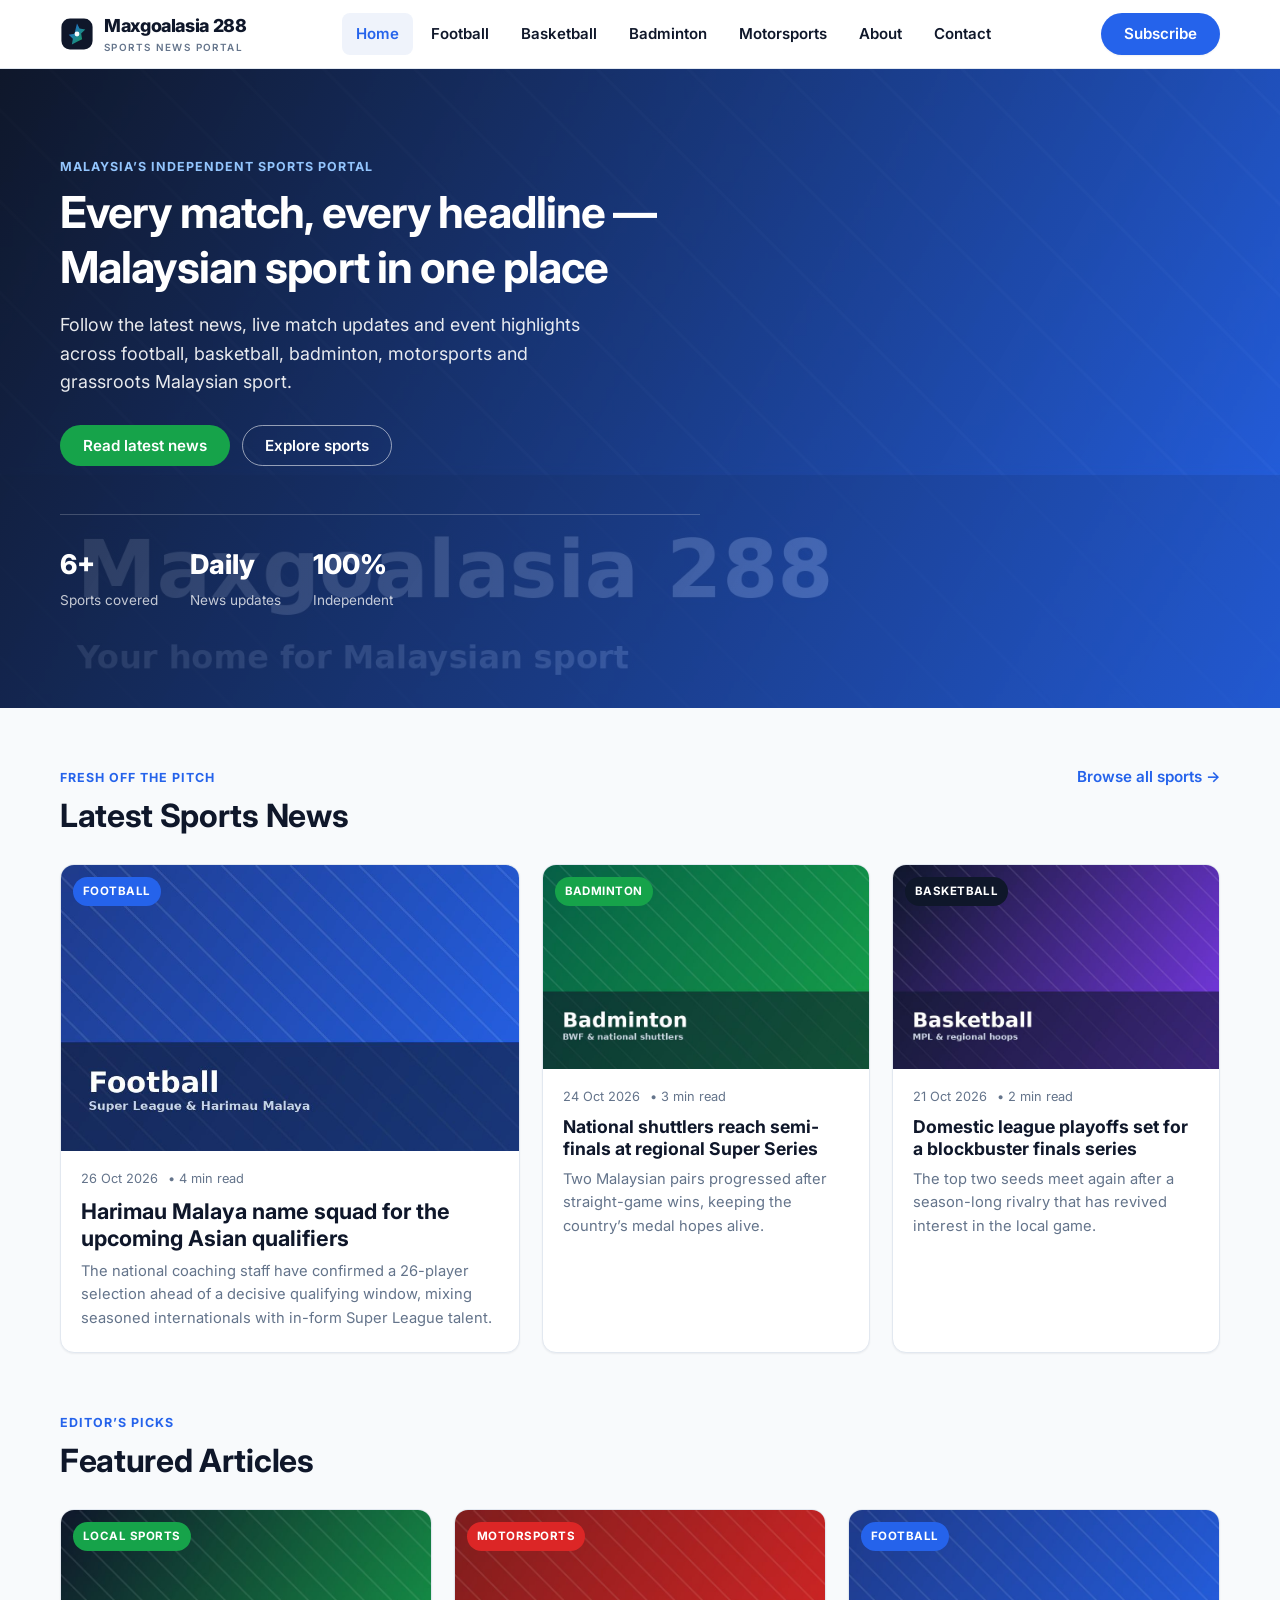
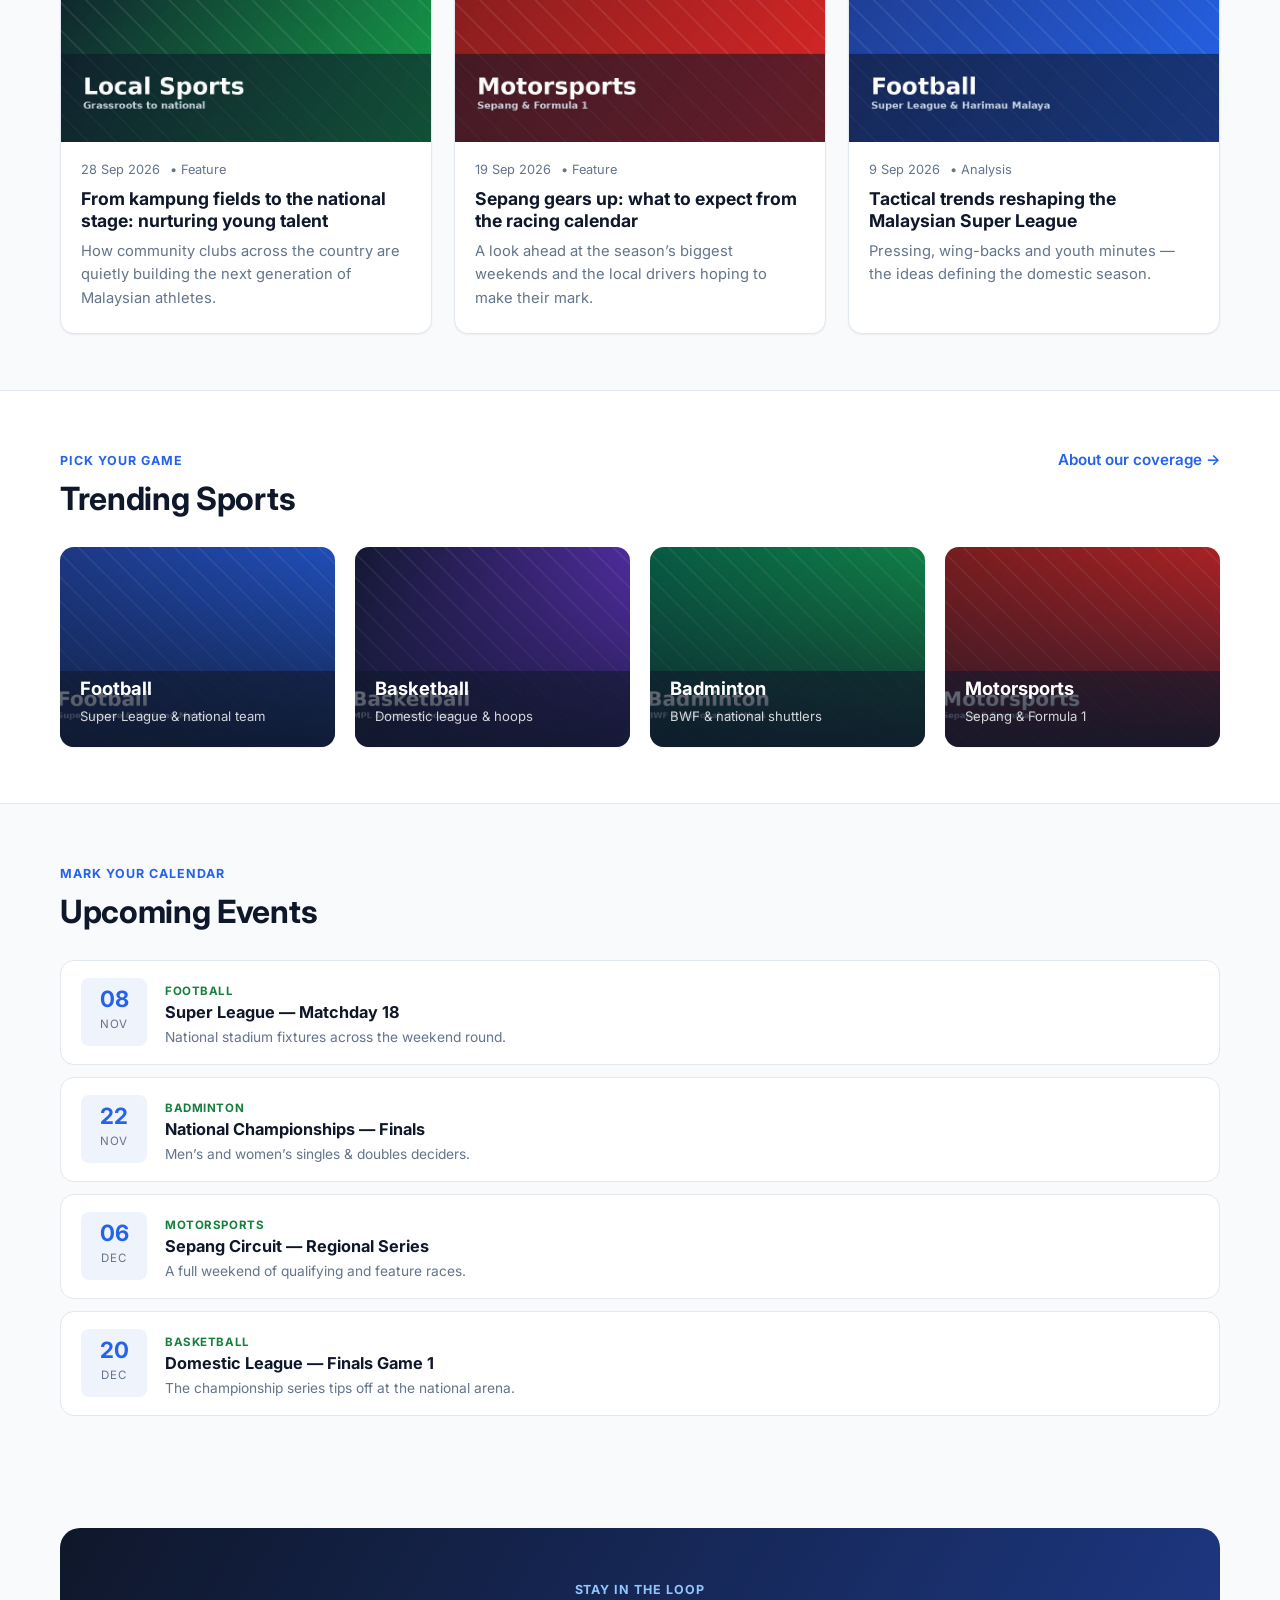
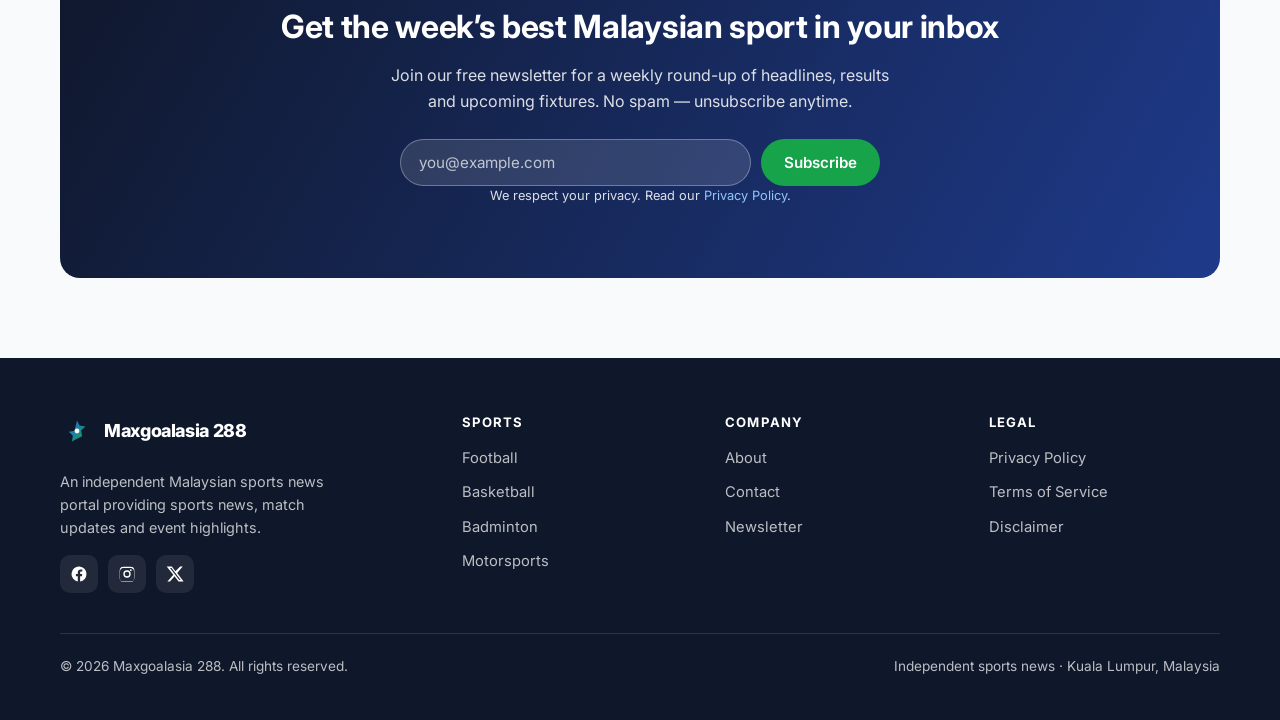
<file: index.html>
<!DOCTYPE html>
<html lang="en-MY">
<head>
  <meta charset="UTF-8">
  <meta name="viewport" content="width=device-width, initial-scale=1.0">
  <title>Maxgoalasia 288 — Malaysian Sports News, Scores & Match Updates</title>
  <meta name="description" content="Maxgoalasia 288 is an independent Malaysian sports news portal covering football, basketball, badminton, motorsports and local sport — with the latest news, match updates and event highlights.">
  <meta name="theme-color" content="#0F172A">
  <meta name="author" content="Maxgoalasia 288">
  <meta name="robots" content="index, follow">
  <link rel="canonical" href="https://maxgoalasia.org/">

  <!-- Open Graph -->
  <meta property="og:type" content="website">
  <meta property="og:site_name" content="Maxgoalasia 288">
  <meta property="og:title" content="Maxgoalasia 288 — Malaysian Sports News & Match Updates">
  <meta property="og:description" content="Independent Malaysian sports news portal: football, basketball, badminton, motorsports and local sport.">
  <meta property="og:url" content="https://maxgoalasia.org/">
  <meta property="og:image" content="https://maxgoalasia.org/hero-banner.jpg">
  <meta property="og:image:width" content="1600">
  <meta property="og:image:height" content="900">
  <meta property="og:image:alt" content="Maxgoalasia 288 — Malaysian sports news portal">
  <meta name="twitter:image:alt" content="Maxgoalasia 288 — Malaysian sports news portal">
  <meta property="og:locale" content="en_MY">

  <!-- Twitter Card -->
  <meta name="twitter:card" content="summary_large_image">
  <meta name="twitter:title" content="Maxgoalasia 288 — Malaysian Sports News & Match Updates">
  <meta name="twitter:description" content="Independent Malaysian sports news portal: football, basketball, badminton, motorsports and local sport.">
  <meta name="twitter:image" content="https://maxgoalasia.org/hero-banner.jpg">

  <link rel="icon" href="favicon.ico" sizes="48x48">
  <link rel="icon" href="logo.svg" type="image/svg+xml">
  <link rel="apple-touch-icon" href="apple-touch-icon.png">
  <link rel="manifest" href="manifest.json">

  <link rel="preconnect" href="https://fonts.googleapis.com">
  <link rel="preconnect" href="https://fonts.gstatic.com" crossorigin>
  <link rel="preload" as="style" href="https://fonts.googleapis.com/css2?family=Inter:wght@400;500;600;700;800&display=swap">
  <link rel="stylesheet" href="https://fonts.googleapis.com/css2?family=Inter:wght@400;500;600;700;800&display=swap" media="print" onload="this.media='all'">
  <noscript><link rel="stylesheet" href="https://fonts.googleapis.com/css2?family=Inter:wght@400;500;600;700;800&display=swap"></noscript>
  <link rel="stylesheet" href="style.min.css">

  <!-- Structured data: the website + publisher -->
  <script type="application/ld+json">
  {
    "@context": "https://schema.org",
    "@type": "NewsMediaOrganization",
    "name": "Maxgoalasia 288",
    "url": "https://maxgoalasia.org/",
    "logo": "https://maxgoalasia.org/logo.svg",
    "description": "Independent Malaysian sports news portal covering football, basketball, badminton, motorsports and local sport.",
    "sameAs": [
      "https://www.facebook.com/",
      "https://www.instagram.com/",
      "https://twitter.com/"
    ]
  }
  </script>
</head>
<body>
  <a class="skip-link" href="#main">Skip to main content</a>

  <!-- ============ HEADER ============ -->
  <header class="site-header">
    <div class="container">
      <nav class="nav" aria-label="Primary">
        <a class="brand" href="index.html" aria-label="Maxgoalasia 288 home">
          <img src="logo.svg" alt="" width="34" height="34">
          <span>Maxgoalasia 288<small>Sports News Portal</small></span>
        </a>

        <ul class="nav-links" id="primary-nav">
          <li><a href="index.html" aria-current="page">Home</a></li>
          <li><a href="index.html#football">Football</a></li>
          <li><a href="index.html#basketball">Basketball</a></li>
          <li><a href="index.html#badminton">Badminton</a></li>
          <li><a href="index.html#motorsports">Motorsports</a></li>
          <li><a href="about.html">About</a></li>
          <li><a href="contact.html">Contact</a></li>
        </ul>

        <div class="nav-actions">
          <a class="btn btn--primary" href="#newsletter">Subscribe</a>
          <button class="nav-toggle" type="button" aria-label="Toggle menu" aria-expanded="false" aria-controls="primary-nav">
            <span></span>
          </button>
        </div>
      </nav>
    </div>
  </header>

  <main id="main">
    <!-- ============ HERO ============ -->
    <section class="hero" aria-labelledby="hero-title">
      <div class="hero__inner">
        <div class="hero__content">
          <span class="eyebrow">Malaysia&rsquo;s Independent Sports Portal</span>
          <h1 id="hero-title">Every match, every headline — Malaysian sport in one place</h1>
          <p>Follow the latest news, live match updates and event highlights across football, basketball, badminton, motorsports and grassroots Malaysian sport.</p>
          <div class="hero__actions">
            <a class="btn btn--accent" href="#latest">Read latest news</a>
            <a class="btn btn--ghost" href="#trending">Explore sports</a>
          </div>
          <div class="hero__stats">
            <div><strong>6+</strong><span>Sports covered</span></div>
            <div><strong>Daily</strong><span>News updates</span></div>
            <div><strong>100%</strong><span>Independent</span></div>
          </div>
        </div>
      </div>
    </section>

    <!-- ============ LATEST NEWS ============ -->
    <section class="section" id="latest" aria-labelledby="latest-title">
      <div class="container">
        <div class="section-head reveal">
          <div>
            <span class="eyebrow">Fresh off the pitch</span>
            <h2 id="latest-title">Latest Sports News</h2>
          </div>
          <a href="#trending">Browse all sports &rarr;</a>
        </div>

        <div class="grid grid--news">
          <article class="card card--feature reveal">
            <div class="card__media">
              <img src="football.jpg" alt="Football players competing in a Malaysian Super League match" loading="lazy" width="800" height="500">
              <span class="tag">Football</span>
            </div>
            <div class="card__body">
              <div class="card__meta"><span>26 Oct 2026</span><span>&bull; 4 min read</span></div>
              <h3 class="card__title"><a href="#">Harimau Malaya name squad for the upcoming Asian qualifiers</a></h3>
              <p class="card__excerpt">The national coaching staff have confirmed a 26-player selection ahead of a decisive qualifying window, mixing seasoned internationals with in-form Super League talent.</p>
            </div>
          </article>

          <article class="card reveal">
            <div class="card__media">
              <img src="badminton.jpg" alt="Badminton player mid-smash during a national tournament" loading="lazy" width="800" height="500">
              <span class="tag tag--accent">Badminton</span>
            </div>
            <div class="card__body">
              <div class="card__meta"><span>24 Oct 2026</span><span>&bull; 3 min read</span></div>
              <h3 class="card__title"><a href="#">National shuttlers reach semi-finals at regional Super Series</a></h3>
              <p class="card__excerpt">Two Malaysian pairs progressed after straight-game wins, keeping the country&rsquo;s medal hopes alive.</p>
            </div>
          </article>

          <article class="card reveal">
            <div class="card__media">
              <img src="basketball.jpg" alt="Basketball player driving to the basket in a league game" loading="lazy" width="800" height="500">
              <span class="tag tag--dark">Basketball</span>
            </div>
            <div class="card__body">
              <div class="card__meta"><span>21 Oct 2026</span><span>&bull; 2 min read</span></div>
              <h3 class="card__title"><a href="#">Domestic league playoffs set for a blockbuster finals series</a></h3>
              <p class="card__excerpt">The top two seeds meet again after a season-long rivalry that has revived interest in the local game.</p>
            </div>
          </article>
        </div>
      </div>
    </section>

    <!-- ============ FEATURED ARTICLES ============ -->
    <section class="section" style="padding-top:0" id="featured" aria-labelledby="featured-title">
      <div class="container">
        <div class="section-head reveal">
          <div>
            <span class="eyebrow">Editor&rsquo;s picks</span>
            <h2 id="featured-title">Featured Articles</h2>
          </div>
        </div>
        <div class="grid grid--3">
          <article class="card reveal">
            <div class="card__media">
              <img src="malaysia-sports.jpg" alt="Grassroots Malaysian athletes training on a community field" loading="lazy" width="800" height="500">
              <span class="tag tag--accent">Local Sports</span>
            </div>
            <div class="card__body">
              <div class="card__meta"><span>28 Sep 2026</span><span>&bull; Feature</span></div>
              <h3 class="card__title"><a href="#">From kampung fields to the national stage: nurturing young talent</a></h3>
              <p class="card__excerpt">How community clubs across the country are quietly building the next generation of Malaysian athletes.</p>
            </div>
          </article>
          <article class="card reveal">
            <div class="card__media">
              <img src="motorsports.jpg" alt="Race cars speeding around the Sepang International Circuit" loading="lazy" width="800" height="500">
              <span class="tag" style="background:#DC2626">Motorsports</span>
            </div>
            <div class="card__body">
              <div class="card__meta"><span>19 Sep 2026</span><span>&bull; Feature</span></div>
              <h3 class="card__title"><a href="#">Sepang gears up: what to expect from the racing calendar</a></h3>
              <p class="card__excerpt">A look ahead at the season&rsquo;s biggest weekends and the local drivers hoping to make their mark.</p>
            </div>
          </article>
          <article class="card reveal">
            <div class="card__media">
              <img src="football.jpg" alt="Coach speaking to football players during a tactical session" loading="lazy" width="800" height="500">
              <span class="tag">Football</span>
            </div>
            <div class="card__body">
              <div class="card__meta"><span>9 Sep 2026</span><span>&bull; Analysis</span></div>
              <h3 class="card__title"><a href="#">Tactical trends reshaping the Malaysian Super League</a></h3>
              <p class="card__excerpt">Pressing, wing-backs and youth minutes — the ideas defining the domestic season.</p>
            </div>
          </article>
        </div>
      </div>
    </section>

    <!-- ============ TRENDING SPORTS ============ -->
    <section class="section" id="trending" style="background:#fff;border-top:1px solid var(--color-border);border-bottom:1px solid var(--color-border)" aria-labelledby="trending-title">
      <div class="container">
        <div class="section-head reveal">
          <div>
            <span class="eyebrow">Pick your game</span>
            <h2 id="trending-title">Trending Sports</h2>
          </div>
          <a href="about.html">About our coverage &rarr;</a>
        </div>
        <div class="sport-tiles">
          <a class="sport-tile reveal" href="#football" id="football">
            <img src="football.jpg" alt="Football" loading="lazy" width="800" height="500">
            <span class="sport-tile__label"><strong>Football</strong><span>Super League &amp; national team</span></span>
          </a>
          <a class="sport-tile reveal" href="#basketball" id="basketball">
            <img src="basketball.jpg" alt="Basketball" loading="lazy" width="800" height="500">
            <span class="sport-tile__label"><strong>Basketball</strong><span>Domestic league &amp; hoops</span></span>
          </a>
          <a class="sport-tile reveal" href="#badminton" id="badminton">
            <img src="badminton.jpg" alt="Badminton" loading="lazy" width="800" height="500">
            <span class="sport-tile__label"><strong>Badminton</strong><span>BWF &amp; national shuttlers</span></span>
          </a>
          <a class="sport-tile reveal" href="#motorsports" id="motorsports">
            <img src="motorsports.jpg" alt="Motorsports" loading="lazy" width="800" height="500">
            <span class="sport-tile__label"><strong>Motorsports</strong><span>Sepang &amp; Formula 1</span></span>
          </a>
        </div>
      </div>
    </section>

    <!-- ============ UPCOMING EVENTS ============ -->
    <section class="section" id="events" aria-labelledby="events-title">
      <div class="container">
        <div class="section-head reveal">
          <div>
            <span class="eyebrow">Mark your calendar</span>
            <h2 id="events-title">Upcoming Events</h2>
          </div>
        </div>
        <div class="event-list">
          <div class="event reveal">
            <div class="event__date"><strong>08</strong><span>Nov</span></div>
            <div class="event__info">
              <span class="event__cat">Football</span>
              <h3>Super League — Matchday 18</h3>
              <p>National stadium fixtures across the weekend round.</p>
            </div>
          </div>
          <div class="event reveal">
            <div class="event__date"><strong>22</strong><span>Nov</span></div>
            <div class="event__info">
              <span class="event__cat">Badminton</span>
              <h3>National Championships — Finals</h3>
              <p>Men&rsquo;s and women&rsquo;s singles &amp; doubles deciders.</p>
            </div>
          </div>
          <div class="event reveal">
            <div class="event__date"><strong>06</strong><span>Dec</span></div>
            <div class="event__info">
              <span class="event__cat">Motorsports</span>
              <h3>Sepang Circuit — Regional Series</h3>
              <p>A full weekend of qualifying and feature races.</p>
            </div>
          </div>
          <div class="event reveal">
            <div class="event__date"><strong>20</strong><span>Dec</span></div>
            <div class="event__info">
              <span class="event__cat">Basketball</span>
              <h3>Domestic League — Finals Game 1</h3>
              <p>The championship series tips off at the national arena.</p>
            </div>
          </div>
        </div>
      </div>
    </section>

    <!-- ============ NEWSLETTER ============ -->
    <section class="section" id="newsletter" aria-labelledby="news-title">
      <div class="container">
        <div class="newsletter reveal">
          <span class="eyebrow" style="color:#93C5FD">Stay in the loop</span>
          <h2 id="news-title">Get the week&rsquo;s best Malaysian sport in your inbox</h2>
          <p>Join our free newsletter for a weekly round-up of headlines, results and upcoming fixtures. No spam — unsubscribe anytime.</p>
          <form data-newsletter novalidate>
            <label class="skip-link" for="nl-email">Email address</label>
            <input id="nl-email" type="email" name="email" placeholder="you@example.com" required autocomplete="email">
            <button class="btn btn--accent" type="submit">Subscribe</button>
          </form>
          <p class="form-note" role="status" aria-live="polite">We respect your privacy. Read our <a href="privacy.html" style="color:#93C5FD">Privacy Policy</a>.</p>
        </div>
      </div>
    </section>
  </main>

  <!-- ============ FOOTER ============ -->
  <footer class="site-footer">
    <div class="container">
      <div class="footer-grid">
        <div class="footer-brand">
          <a class="brand" href="index.html">
            <img src="logo.svg" alt="" width="34" height="34">
            <span>Maxgoalasia 288</span>
          </a>
          <p>An independent Malaysian sports news portal providing sports news, match updates and event highlights.</p>
          <div class="social">
            <a href="#" aria-label="Facebook"><svg width="18" height="18" viewBox="0 0 24 24" fill="currentColor" aria-hidden="true"><path d="M22 12a10 10 0 1 0-11.6 9.9v-7H7.9V12h2.5V9.8c0-2.5 1.5-3.9 3.8-3.9 1.1 0 2.2.2 2.2.2v2.5h-1.3c-1.2 0-1.6.8-1.6 1.6V12h2.8l-.5 2.9h-2.3v7A10 10 0 0 0 22 12z"/></svg></a>
            <a href="#" aria-label="Instagram"><svg width="18" height="18" viewBox="0 0 24 24" fill="currentColor" aria-hidden="true"><path d="M12 2.2c3.2 0 3.6 0 4.9.1 1.2.1 1.8.3 2.2.4.6.2 1 .5 1.4.9.4.4.7.8.9 1.4.1.4.3 1 .4 2.2.1 1.3.1 1.7.1 4.9s0 3.6-.1 4.9c-.1 1.2-.3 1.8-.4 2.2-.2.6-.5 1-.9 1.4-.4.4-.8.7-1.4.9-.4.1-1 .3-2.2.4-1.3.1-1.7.1-4.9.1s-3.6 0-4.9-.1c-1.2-.1-1.8-.3-2.2-.4a3.8 3.8 0 0 1-1.4-.9 3.8 3.8 0 0 1-.9-1.4c-.1-.4-.3-1-.4-2.2C2.2 15.6 2.2 15.2 2.2 12s0-3.6.1-4.9c.1-1.2.3-1.8.4-2.2.2-.6.5-1 .9-1.4.4-.4.8-.7 1.4-.9.4-.1 1-.3 2.2-.4C8.4 2.2 8.8 2.2 12 2.2zm0 1.8c-3.1 0-3.5 0-4.7.1-1.1.1-1.7.2-2.1.4-.5.2-.9.4-1.3.8-.4.4-.6.8-.8 1.3-.2.4-.3 1-.4 2.1-.1 1.2-.1 1.6-.1 4.7s0 3.5.1 4.7c.1 1.1.2 1.7.4 2.1.2.5.4.9.8 1.3.4.4.8.6 1.3.8.4.2 1 .3 2.1.4 1.2.1 1.6.1 4.7.1s3.5 0 4.7-.1c1.1-.1 1.7-.2 2.1-.4.5-.2.9-.4 1.3-.8.4-.4.6-.8.8-1.3.2-.4.3-1 .4-2.1.1-1.2.1-1.6.1-4.7s0-3.5-.1-4.7c-.1-1.1-.2-1.7-.4-2.1a3.5 3.5 0 0 0-.8-1.3 3.5 3.5 0 0 0-1.3-.8c-.4-.2-1-.3-2.1-.4-1.2-.1-1.6-.1-4.7-.1zm0 3.1a4.9 4.9 0 1 1 0 9.8 4.9 4.9 0 0 1 0-9.8zm0 8a3.1 3.1 0 1 0 0-6.2 3.1 3.1 0 0 0 0 6.2zm6.3-8.2a1.15 1.15 0 1 1-2.3 0 1.15 1.15 0 0 1 2.3 0z"/></svg></a>
            <a href="#" aria-label="X"><svg width="18" height="18" viewBox="0 0 24 24" fill="currentColor" aria-hidden="true"><path d="M18.9 2h3.4l-7.4 8.5L23.5 22h-6.8l-5.3-6.9L5.3 22H1.9l7.9-9.1L.9 2h6.9l4.8 6.4L18.9 2zm-1.2 18h1.9L7.3 4H5.3l12.4 16z"/></svg></a>
          </div>
        </div>

        <div>
          <h4>Sports</h4>
          <ul class="footer-links">
            <li><a href="index.html#football">Football</a></li>
            <li><a href="index.html#basketball">Basketball</a></li>
            <li><a href="index.html#badminton">Badminton</a></li>
            <li><a href="index.html#motorsports">Motorsports</a></li>
          </ul>
        </div>

        <div>
          <h4>Company</h4>
          <ul class="footer-links">
            <li><a href="about.html">About</a></li>
            <li><a href="contact.html">Contact</a></li>
            <li><a href="index.html#newsletter">Newsletter</a></li>
          </ul>
        </div>

        <div>
          <h4>Legal</h4>
          <ul class="footer-links">
            <li><a href="privacy.html">Privacy Policy</a></li>
            <li><a href="terms.html">Terms of Service</a></li>
            <li><a href="disclaimer.html">Disclaimer</a></li>
          </ul>
        </div>
      </div>

      <div class="footer-bottom">
        <p>&copy; <span data-year>2026</span> Maxgoalasia 288. All rights reserved.</p>
        <p>Independent sports news &middot; Kuala Lumpur, Malaysia</p>
      </div>
    </div>
  </footer>

  <button class="to-top" type="button" aria-label="Back to top">
    <svg width="20" height="20" viewBox="0 0 24 24" fill="none" stroke="currentColor" stroke-width="2.4" stroke-linecap="round" stroke-linejoin="round" aria-hidden="true"><path d="M12 19V5M5 12l7-7 7 7"/></svg>
  </button>

  <script src="script.min.js" defer></script>
</body>
</html>
</file>
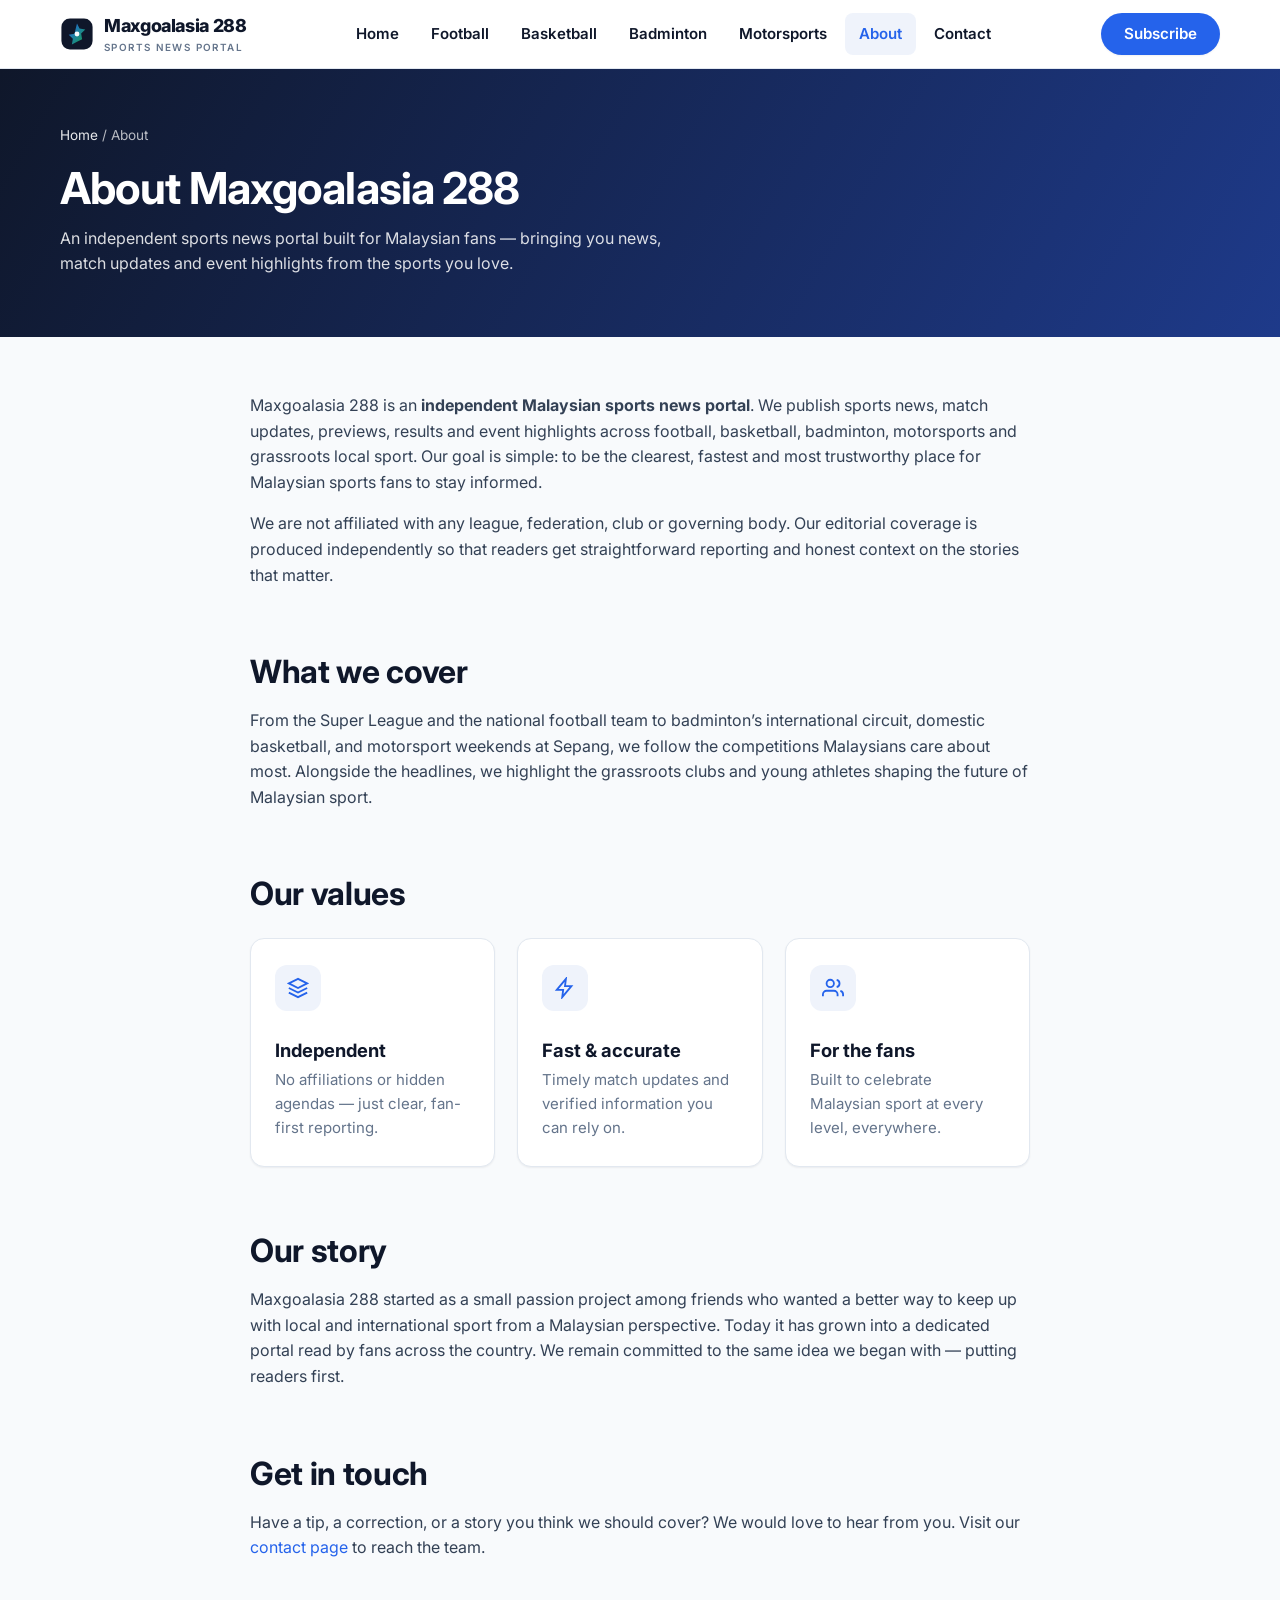
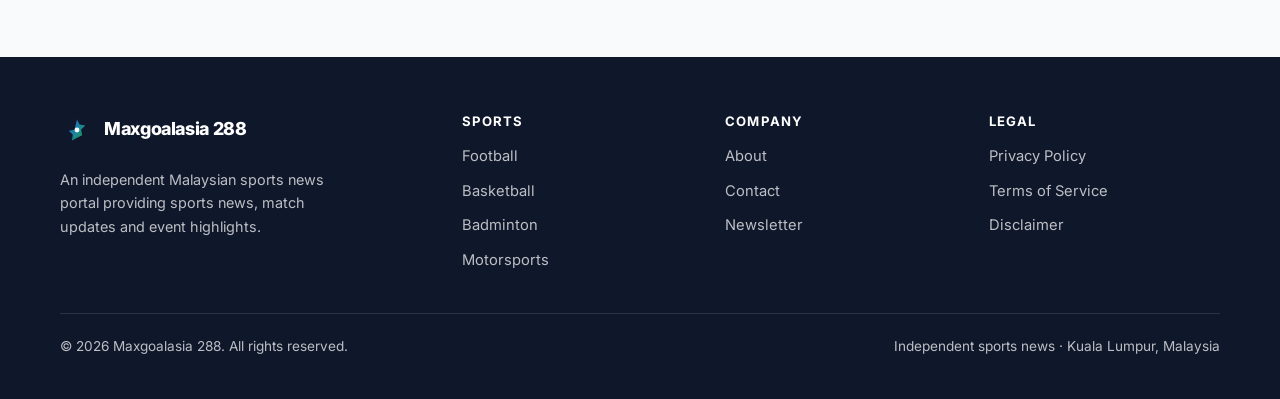
<file: about.html>
<!DOCTYPE html>
<html lang="en-MY">
<head>
  <meta charset="UTF-8">
  <meta name="viewport" content="width=device-width, initial-scale=1.0">
  <title>About Us — Maxgoalasia 288</title>
  <meta name="description" content="Learn about Maxgoalasia 288, an independent Malaysian sports news portal delivering sports news, match updates and event highlights across football, basketball, badminton and motorsports.">
  <meta name="theme-color" content="#0F172A">
  <meta name="author" content="Maxgoalasia 288">
  <meta name="robots" content="index, follow">
  <link rel="canonical" href="https://maxgoalasia.org/about.html">
  <meta property="og:type" content="website">
  <meta property="og:site_name" content="Maxgoalasia 288">
  <meta property="og:title" content="About Us — Maxgoalasia 288">
  <meta property="og:description" content="An independent Malaysian sports news portal delivering news, match updates and event highlights.">
  <meta property="og:url" content="https://maxgoalasia.org/about.html">
  <meta property="og:image" content="https://maxgoalasia.org/hero-banner.jpg">
  <meta property="og:image:width" content="1600">
  <meta property="og:image:height" content="900">
  <meta property="og:image:alt" content="Maxgoalasia 288 — Malaysian sports news portal">
  <meta name="twitter:image:alt" content="Maxgoalasia 288 — Malaysian sports news portal">
  <meta name="twitter:card" content="summary_large_image">
  <meta name="twitter:title" content="About Us — Maxgoalasia 288">
  <meta name="twitter:description" content="An independent Malaysian sports news portal delivering news, match updates and event highlights.">
  <meta name="twitter:image" content="https://maxgoalasia.org/hero-banner.jpg">
  <link rel="icon" href="favicon.ico" sizes="48x48">
  <link rel="icon" href="logo.svg" type="image/svg+xml">
  <link rel="apple-touch-icon" href="apple-touch-icon.png">
  <link rel="manifest" href="manifest.json">
  <link rel="preconnect" href="https://fonts.googleapis.com">
  <link rel="preconnect" href="https://fonts.gstatic.com" crossorigin>
  <link rel="preload" as="style" href="https://fonts.googleapis.com/css2?family=Inter:wght@400;500;600;700;800&display=swap">
  <link rel="stylesheet" href="https://fonts.googleapis.com/css2?family=Inter:wght@400;500;600;700;800&display=swap" media="print" onload="this.media='all'">
  <noscript><link rel="stylesheet" href="https://fonts.googleapis.com/css2?family=Inter:wght@400;500;600;700;800&display=swap"></noscript>
  <link rel="stylesheet" href="style.min.css">
  <script type="application/ld+json">
  {
    "@context": "https://schema.org",
    "@type": "AboutPage",
    "name": "About Maxgoalasia 288",
    "url": "https://maxgoalasia.org/about.html",
    "publisher": {
      "@type": "NewsMediaOrganization",
      "name": "Maxgoalasia 288",
      "logo": "https://maxgoalasia.org/logo.svg"
    }
  }
  </script>
</head>
<body>
  <a class="skip-link" href="#main">Skip to main content</a>
  <header class="site-header">
    <div class="container">
      <nav class="nav" aria-label="Primary">
        <a class="brand" href="index.html" aria-label="Maxgoalasia 288 home">
          <img src="logo.svg" alt="" width="34" height="34">
          <span>Maxgoalasia 288<small>Sports News Portal</small></span>
        </a>
        <ul class="nav-links" id="primary-nav">
          <li><a href="index.html">Home</a></li>
          <li><a href="index.html#football">Football</a></li>
          <li><a href="index.html#basketball">Basketball</a></li>
          <li><a href="index.html#badminton">Badminton</a></li>
          <li><a href="index.html#motorsports">Motorsports</a></li>
          <li><a href="about.html" aria-current="page">About</a></li>
          <li><a href="contact.html">Contact</a></li>
        </ul>
        <div class="nav-actions">
          <a class="btn btn--primary" href="index.html#newsletter">Subscribe</a>
          <button class="nav-toggle" type="button" aria-label="Toggle menu" aria-expanded="false" aria-controls="primary-nav"><span></span></button>
        </div>
      </nav>
    </div>
  </header>

  <main id="main">
    <section class="page-hero">
      <div class="container">
        <nav class="breadcrumb" aria-label="Breadcrumb"><a href="index.html">Home</a> / About</nav>
        <h1>About Maxgoalasia 288</h1>
        <p>An independent sports news portal built for Malaysian fans — bringing you news, match updates and event highlights from the sports you love.</p>
      </div>
    </section>

    <section class="section">
      <div class="container prose">
        <p>Maxgoalasia 288 is an <strong>independent Malaysian sports news portal</strong>. We publish sports news, match updates, previews, results and event highlights across football, basketball, badminton, motorsports and grassroots local sport. Our goal is simple: to be the clearest, fastest and most trustworthy place for Malaysian sports fans to stay informed.</p>

        <p>We are not affiliated with any league, federation, club or governing body. Our editorial coverage is produced independently so that readers get straightforward reporting and honest context on the stories that matter.</p>

        <h2>What we cover</h2>
        <p>From the Super League and the national football team to badminton&rsquo;s international circuit, domestic basketball, and motorsport weekends at Sepang, we follow the competitions Malaysians care about most. Alongside the headlines, we highlight the grassroots clubs and young athletes shaping the future of Malaysian sport.</p>

        <h2>Our values</h2>
        <div class="value-grid" style="margin-top:1.5rem">
          <div class="value">
            <div class="value__icon" aria-hidden="true">
              <svg width="22" height="22" viewBox="0 0 24 24" fill="none" stroke="currentColor" stroke-width="2"><path d="M12 2 2 7l10 5 10-5-10-5zM2 17l10 5 10-5M2 12l10 5 10-5"/></svg>
            </div>
            <h3>Independent</h3>
            <p>No affiliations or hidden agendas — just clear, fan-first reporting.</p>
          </div>
          <div class="value">
            <div class="value__icon" aria-hidden="true">
              <svg width="22" height="22" viewBox="0 0 24 24" fill="none" stroke="currentColor" stroke-width="2"><path d="M13 2 3 14h7l-1 8 10-12h-7l1-8z"/></svg>
            </div>
            <h3>Fast &amp; accurate</h3>
            <p>Timely match updates and verified information you can rely on.</p>
          </div>
          <div class="value">
            <div class="value__icon" aria-hidden="true">
              <svg width="22" height="22" viewBox="0 0 24 24" fill="none" stroke="currentColor" stroke-width="2"><path d="M17 21v-2a4 4 0 0 0-4-4H5a4 4 0 0 0-4 4v2M9 11a4 4 0 1 0 0-8 4 4 0 0 0 0 8zM23 21v-2a4 4 0 0 0-3-3.9M16 3.1a4 4 0 0 1 0 7.8"/></svg>
            </div>
            <h3>For the fans</h3>
            <p>Built to celebrate Malaysian sport at every level, everywhere.</p>
          </div>
        </div>

        <h2>Our story</h2>
        <p>Maxgoalasia 288 started as a small passion project among friends who wanted a better way to keep up with local and international sport from a Malaysian perspective. Today it has grown into a dedicated portal read by fans across the country. We remain committed to the same idea we began with — putting readers first.</p>

        <h2>Get in touch</h2>
        <p>Have a tip, a correction, or a story you think we should cover? We would love to hear from you. Visit our <a href="contact.html">contact page</a> to reach the team.</p>
      </div>
    </section>
  </main>

  <footer class="site-footer">
    <div class="container">
      <div class="footer-grid">
        <div class="footer-brand">
          <a class="brand" href="index.html"><img src="logo.svg" alt="" width="34" height="34"><span>Maxgoalasia 288</span></a>
          <p>An independent Malaysian sports news portal providing sports news, match updates and event highlights.</p>
        </div>
        <div><h4>Sports</h4><ul class="footer-links"><li><a href="index.html#football">Football</a></li><li><a href="index.html#basketball">Basketball</a></li><li><a href="index.html#badminton">Badminton</a></li><li><a href="index.html#motorsports">Motorsports</a></li></ul></div>
        <div><h4>Company</h4><ul class="footer-links"><li><a href="about.html">About</a></li><li><a href="contact.html">Contact</a></li><li><a href="index.html#newsletter">Newsletter</a></li></ul></div>
        <div><h4>Legal</h4><ul class="footer-links"><li><a href="privacy.html">Privacy Policy</a></li><li><a href="terms.html">Terms of Service</a></li><li><a href="disclaimer.html">Disclaimer</a></li></ul></div>
      </div>
      <div class="footer-bottom">
        <p>&copy; <span data-year>2026</span> Maxgoalasia 288. All rights reserved.</p>
        <p>Independent sports news &middot; Kuala Lumpur, Malaysia</p>
      </div>
    </div>
  </footer>
  <button class="to-top" type="button" aria-label="Back to top"><svg width="20" height="20" viewBox="0 0 24 24" fill="none" stroke="currentColor" stroke-width="2.4" stroke-linecap="round" stroke-linejoin="round" aria-hidden="true"><path d="M12 19V5M5 12l7-7 7 7"/></svg></button>
  <script src="script.min.js" defer></script>
</body>
</html>
</file>
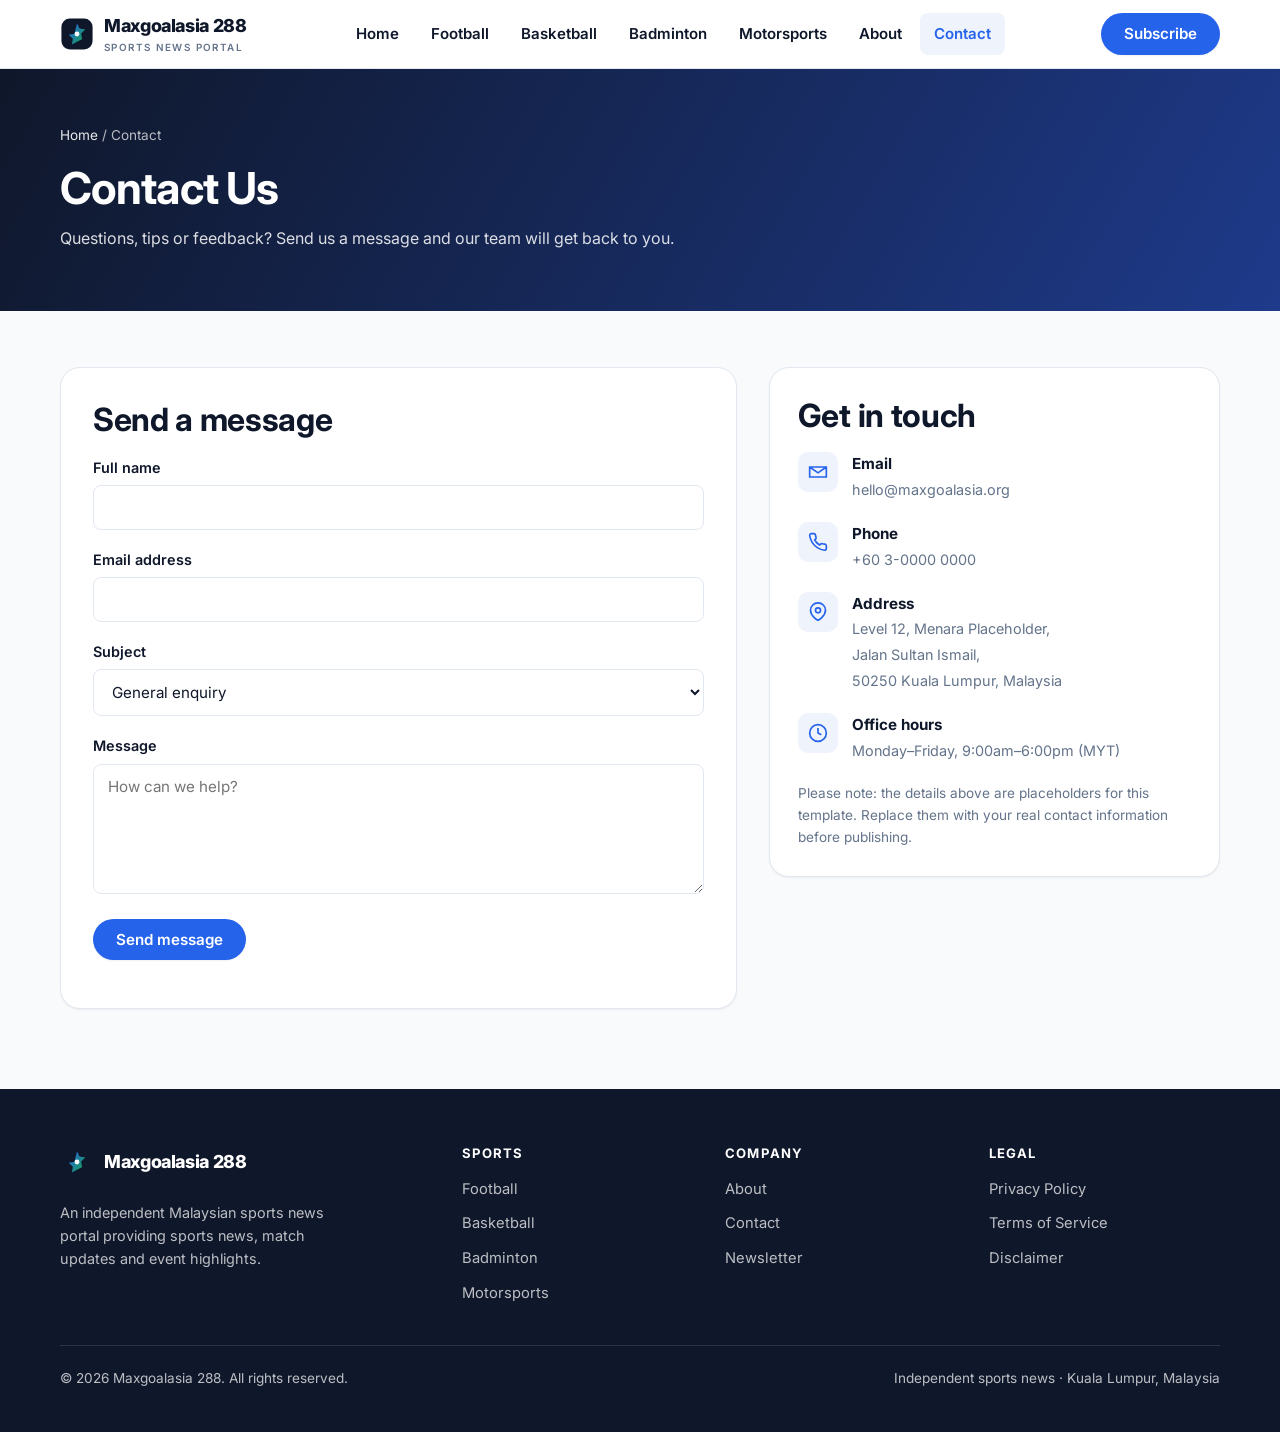
<file: contact.html>
<!DOCTYPE html>
<html lang="en-MY">
<head>
  <meta charset="UTF-8">
  <meta name="viewport" content="width=device-width, initial-scale=1.0">
  <title>Contact Us — Maxgoalasia 288</title>
  <meta name="description" content="Contact Maxgoalasia 288. Send us a news tip, a correction or a general enquiry using our contact form, email or postal address.">
  <meta name="theme-color" content="#0F172A">
  <meta name="author" content="Maxgoalasia 288">
  <meta name="robots" content="index, follow">
  <link rel="canonical" href="https://maxgoalasia.org/contact.html">
  <meta property="og:type" content="website">
  <meta property="og:site_name" content="Maxgoalasia 288">
  <meta property="og:title" content="Contact Us — Maxgoalasia 288">
  <meta property="og:description" content="Send us a news tip, a correction or a general enquiry.">
  <meta property="og:url" content="https://maxgoalasia.org/contact.html">
  <meta property="og:image" content="https://maxgoalasia.org/hero-banner.jpg">
  <meta property="og:image:width" content="1600">
  <meta property="og:image:height" content="900">
  <meta property="og:image:alt" content="Maxgoalasia 288 — Malaysian sports news portal">
  <meta name="twitter:image:alt" content="Maxgoalasia 288 — Malaysian sports news portal">
  <meta name="twitter:card" content="summary_large_image">
  <meta name="twitter:title" content="Contact Us — Maxgoalasia 288">
  <meta name="twitter:description" content="Send us a news tip, a correction or a general enquiry.">
  <meta name="twitter:image" content="https://maxgoalasia.org/hero-banner.jpg">
  <link rel="icon" href="favicon.ico" sizes="48x48">
  <link rel="icon" href="logo.svg" type="image/svg+xml">
  <link rel="apple-touch-icon" href="apple-touch-icon.png">
  <link rel="manifest" href="manifest.json">
  <link rel="preconnect" href="https://fonts.googleapis.com">
  <link rel="preconnect" href="https://fonts.gstatic.com" crossorigin>
  <link rel="preload" as="style" href="https://fonts.googleapis.com/css2?family=Inter:wght@400;500;600;700;800&display=swap">
  <link rel="stylesheet" href="https://fonts.googleapis.com/css2?family=Inter:wght@400;500;600;700;800&display=swap" media="print" onload="this.media='all'">
  <noscript><link rel="stylesheet" href="https://fonts.googleapis.com/css2?family=Inter:wght@400;500;600;700;800&display=swap"></noscript>
  <link rel="stylesheet" href="style.min.css">
  <script type="application/ld+json">
  {
    "@context": "https://schema.org",
    "@type": "ContactPage",
    "name": "Contact Maxgoalasia 288",
    "url": "https://maxgoalasia.org/contact.html"
  }
  </script>
</head>
<body>
  <a class="skip-link" href="#main">Skip to main content</a>
  <header class="site-header">
    <div class="container">
      <nav class="nav" aria-label="Primary">
        <a class="brand" href="index.html" aria-label="Maxgoalasia 288 home">
          <img src="logo.svg" alt="" width="34" height="34">
          <span>Maxgoalasia 288<small>Sports News Portal</small></span>
        </a>
        <ul class="nav-links" id="primary-nav">
          <li><a href="index.html">Home</a></li>
          <li><a href="index.html#football">Football</a></li>
          <li><a href="index.html#basketball">Basketball</a></li>
          <li><a href="index.html#badminton">Badminton</a></li>
          <li><a href="index.html#motorsports">Motorsports</a></li>
          <li><a href="about.html">About</a></li>
          <li><a href="contact.html" aria-current="page">Contact</a></li>
        </ul>
        <div class="nav-actions">
          <a class="btn btn--primary" href="index.html#newsletter">Subscribe</a>
          <button class="nav-toggle" type="button" aria-label="Toggle menu" aria-expanded="false" aria-controls="primary-nav"><span></span></button>
        </div>
      </nav>
    </div>
  </header>

  <main id="main">
    <section class="page-hero">
      <div class="container">
        <nav class="breadcrumb" aria-label="Breadcrumb"><a href="index.html">Home</a> / Contact</nav>
        <h1>Contact Us</h1>
        <p>Questions, tips or feedback? Send us a message and our team will get back to you.</p>
      </div>
    </section>

    <section class="section">
      <div class="container">
        <div class="contact-grid">
          <div class="form-card">
            <h2 style="margin-top:0">Send a message</h2>
            <form data-contact novalidate>
              <div class="field">
                <label for="name">Full name</label>
                <input id="name" name="name" type="text" autocomplete="name" required>
              </div>
              <div class="field">
                <label for="email">Email address</label>
                <input id="email" name="email" type="email" autocomplete="email" required>
              </div>
              <div class="field">
                <label for="subject">Subject</label>
                <select id="subject" name="subject">
                  <option>General enquiry</option>
                  <option>News tip</option>
                  <option>Correction</option>
                  <option>Advertising &amp; partnerships</option>
                  <option>Feedback</option>
                </select>
              </div>
              <div class="field">
                <label for="message">Message</label>
                <textarea id="message" name="message" required placeholder="How can we help?"></textarea>
              </div>
              <button class="btn btn--primary" type="submit">Send message</button>
              <p class="form-status" role="status" aria-live="polite"></p>
            </form>
          </div>

          <aside class="info-card" aria-label="Contact details">
            <h2 style="margin-top:0">Get in touch</h2>
            <div class="info-item">
              <span class="ic" aria-hidden="true"><svg width="20" height="20" viewBox="0 0 24 24" fill="none" stroke="currentColor" stroke-width="2"><path d="M4 4h16v16H4z" opacity="0"/><path d="M22 6l-10 7L2 6M2 6h20v12H2z"/></svg></span>
              <div><strong>Email</strong><span>hello@maxgoalasia.org</span></div>
            </div>
            <div class="info-item">
              <span class="ic" aria-hidden="true"><svg width="20" height="20" viewBox="0 0 24 24" fill="none" stroke="currentColor" stroke-width="2"><path d="M22 16.9v3a2 2 0 0 1-2.2 2 19.8 19.8 0 0 1-8.6-3.1 19.5 19.5 0 0 1-6-6A19.8 19.8 0 0 1 2 4.2 2 2 0 0 1 4 2h3a2 2 0 0 1 2 1.7c.1.9.3 1.8.6 2.7a2 2 0 0 1-.5 2.1L8 9.6a16 16 0 0 0 6 6l1.1-1.1a2 2 0 0 1 2.1-.5c.9.3 1.8.5 2.7.6A2 2 0 0 1 22 16.9z"/></svg></span>
              <div><strong>Phone</strong><span>+60 3-0000 0000</span></div>
            </div>
            <div class="info-item">
              <span class="ic" aria-hidden="true"><svg width="20" height="20" viewBox="0 0 24 24" fill="none" stroke="currentColor" stroke-width="2"><path d="M21 10c0 7-9 12-9 12s-9-5-9-12a9 9 0 0 1 18 0z"/><circle cx="12" cy="10" r="3"/></svg></span>
              <div><strong>Address</strong><span>Level 12, Menara Placeholder,<br>Jalan Sultan Ismail,<br>50250 Kuala Lumpur, Malaysia</span></div>
            </div>
            <div class="info-item">
              <span class="ic" aria-hidden="true"><svg width="20" height="20" viewBox="0 0 24 24" fill="none" stroke="currentColor" stroke-width="2"><circle cx="12" cy="12" r="10"/><path d="M12 6v6l4 2"/></svg></span>
              <div><strong>Office hours</strong><span>Monday&ndash;Friday, 9:00am&ndash;6:00pm (MYT)</span></div>
            </div>
            <p style="margin:18px 0 0;color:var(--color-muted);font-size:0.85rem">Please note: the details above are placeholders for this template. Replace them with your real contact information before publishing.</p>
          </aside>
        </div>
      </div>
    </section>
  </main>

  <footer class="site-footer">
    <div class="container">
      <div class="footer-grid">
        <div class="footer-brand">
          <a class="brand" href="index.html"><img src="logo.svg" alt="" width="34" height="34"><span>Maxgoalasia 288</span></a>
          <p>An independent Malaysian sports news portal providing sports news, match updates and event highlights.</p>
        </div>
        <div><h4>Sports</h4><ul class="footer-links"><li><a href="index.html#football">Football</a></li><li><a href="index.html#basketball">Basketball</a></li><li><a href="index.html#badminton">Badminton</a></li><li><a href="index.html#motorsports">Motorsports</a></li></ul></div>
        <div><h4>Company</h4><ul class="footer-links"><li><a href="about.html">About</a></li><li><a href="contact.html">Contact</a></li><li><a href="index.html#newsletter">Newsletter</a></li></ul></div>
        <div><h4>Legal</h4><ul class="footer-links"><li><a href="privacy.html">Privacy Policy</a></li><li><a href="terms.html">Terms of Service</a></li><li><a href="disclaimer.html">Disclaimer</a></li></ul></div>
      </div>
      <div class="footer-bottom">
        <p>&copy; <span data-year>2026</span> Maxgoalasia 288. All rights reserved.</p>
        <p>Independent sports news &middot; Kuala Lumpur, Malaysia</p>
      </div>
    </div>
  </footer>
  <button class="to-top" type="button" aria-label="Back to top"><svg width="20" height="20" viewBox="0 0 24 24" fill="none" stroke="currentColor" stroke-width="2.4" stroke-linecap="round" stroke-linejoin="round" aria-hidden="true"><path d="M12 19V5M5 12l7-7 7 7"/></svg></button>
  <script src="script.min.js" defer></script>
</body>
</html>
</file>
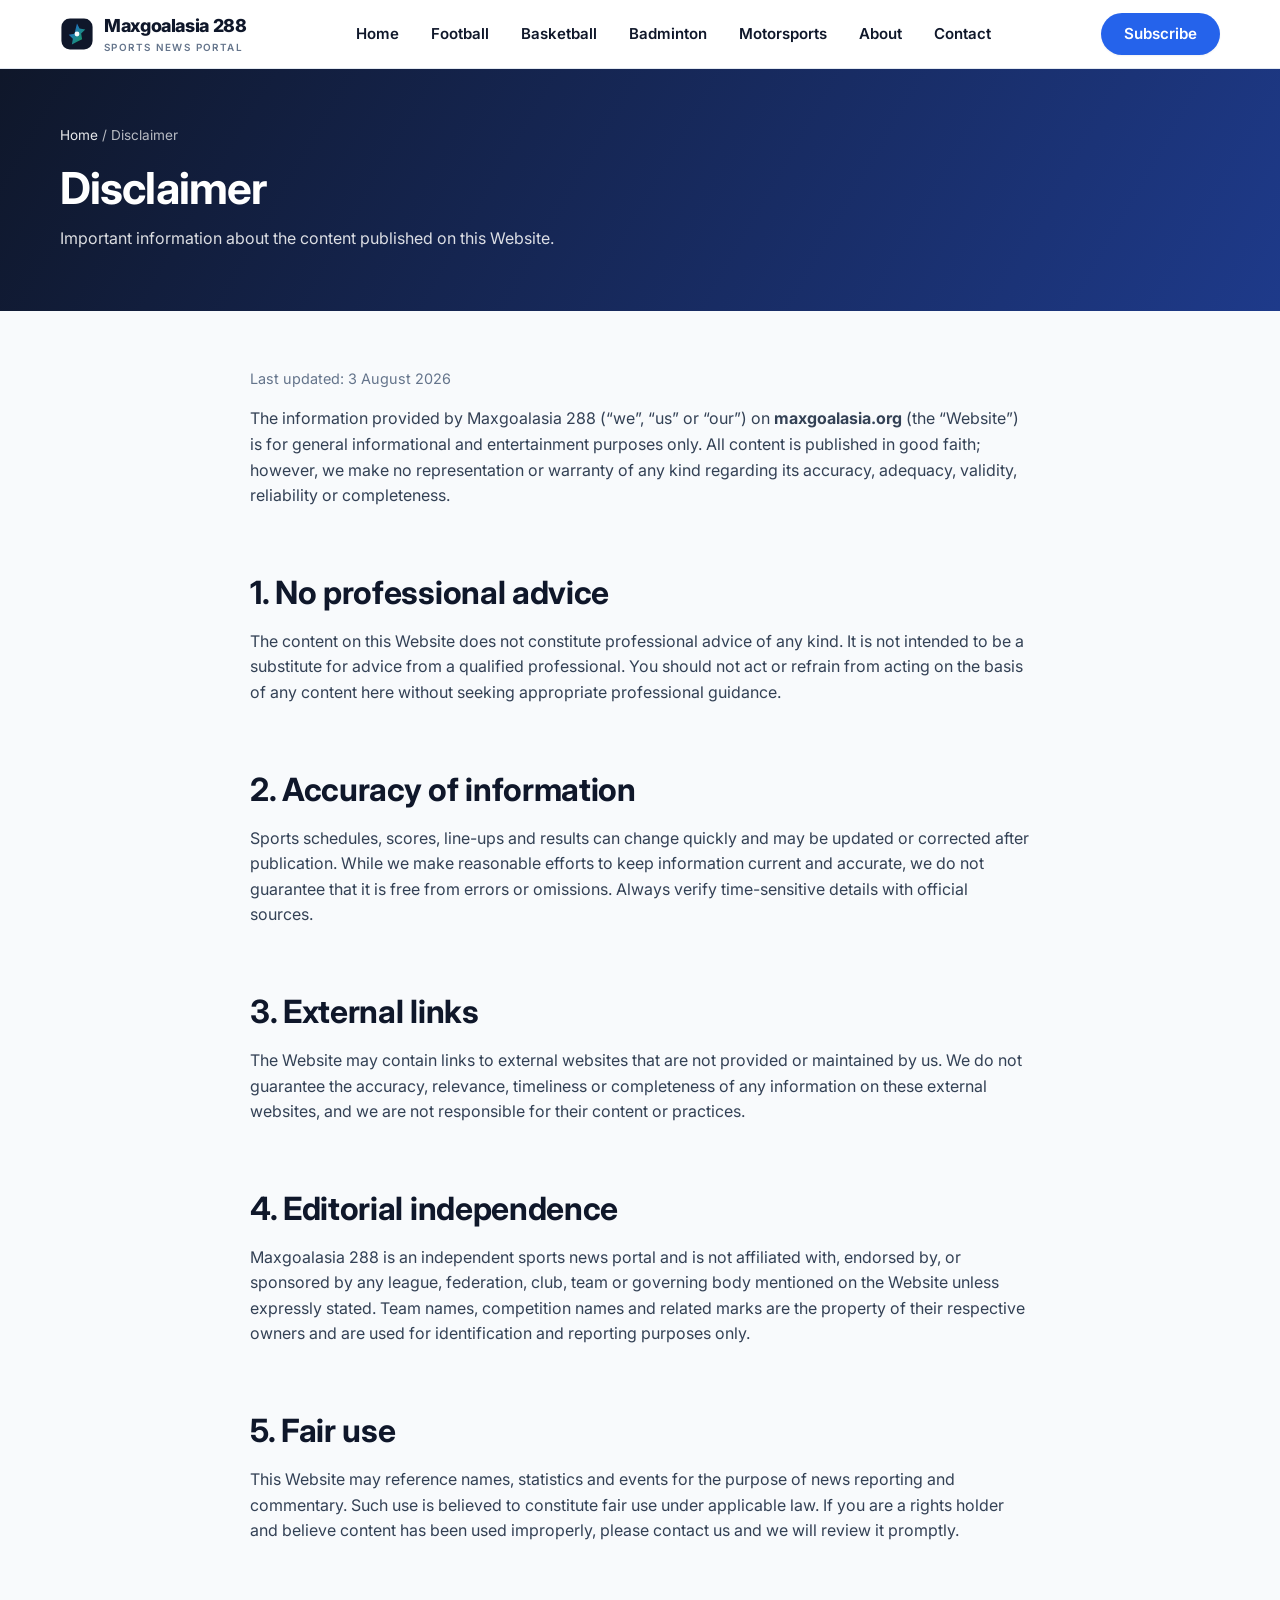
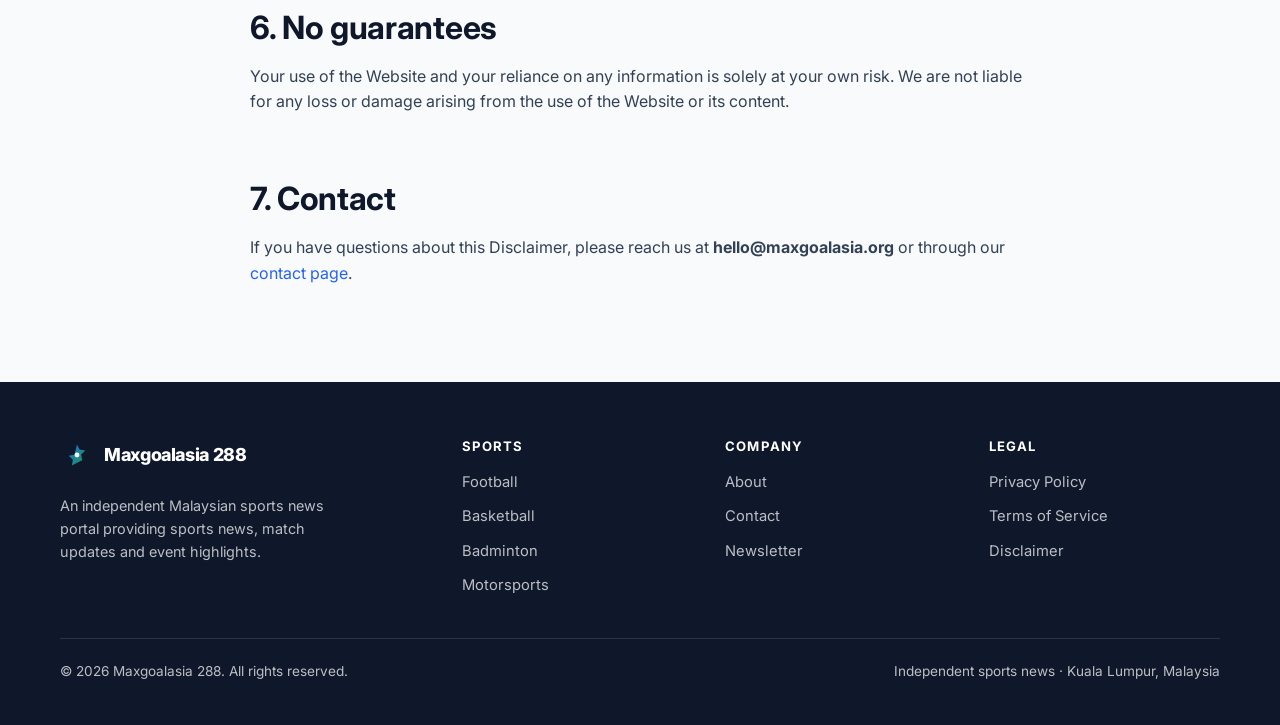
<file: disclaimer.html>
<!DOCTYPE html>
<html lang="en-MY">
<head>
  <meta charset="UTF-8">
  <meta name="viewport" content="width=device-width, initial-scale=1.0">
  <title>Disclaimer — Maxgoalasia 288</title>
  <meta name="description" content="Disclaimer for Maxgoalasia 288 — the nature of our content, accuracy, external links and limitation of liability.">
  <meta name="theme-color" content="#0F172A">
  <meta name="author" content="Maxgoalasia 288">
  <meta name="robots" content="index, follow">
  <link rel="canonical" href="https://maxgoalasia.org/disclaimer.html">
  <meta property="og:type" content="website">
  <meta property="og:title" content="Disclaimer — Maxgoalasia 288">
  <meta property="og:description" content="The nature of our content, accuracy and limitation of liability.">
  <meta property="og:url" content="https://maxgoalasia.org/disclaimer.html">
  <meta property="og:image" content="https://maxgoalasia.org/hero-banner.jpg">
  <meta property="og:image:width" content="1600">
  <meta property="og:image:height" content="900">
  <meta property="og:image:alt" content="Maxgoalasia 288 — Malaysian sports news portal">
  <meta name="twitter:image:alt" content="Maxgoalasia 288 — Malaysian sports news portal">
  <meta name="twitter:card" content="summary_large_image">
  <link rel="icon" href="favicon.ico" sizes="48x48">
  <link rel="icon" href="logo.svg" type="image/svg+xml">
  <link rel="apple-touch-icon" href="apple-touch-icon.png">
  <link rel="manifest" href="manifest.json">
  <link rel="preconnect" href="https://fonts.googleapis.com">
  <link rel="preconnect" href="https://fonts.gstatic.com" crossorigin>
  <link rel="preload" as="style" href="https://fonts.googleapis.com/css2?family=Inter:wght@400;500;600;700;800&display=swap">
  <link rel="stylesheet" href="https://fonts.googleapis.com/css2?family=Inter:wght@400;500;600;700;800&display=swap" media="print" onload="this.media='all'">
  <noscript><link rel="stylesheet" href="https://fonts.googleapis.com/css2?family=Inter:wght@400;500;600;700;800&display=swap"></noscript>
  <link rel="stylesheet" href="style.min.css">
</head>
<body>
  <a class="skip-link" href="#main">Skip to main content</a>
  <header class="site-header">
    <div class="container">
      <nav class="nav" aria-label="Primary">
        <a class="brand" href="index.html" aria-label="Maxgoalasia 288 home">
          <img src="logo.svg" alt="" width="34" height="34">
          <span>Maxgoalasia 288<small>Sports News Portal</small></span>
        </a>
        <ul class="nav-links" id="primary-nav">
          <li><a href="index.html">Home</a></li>
          <li><a href="index.html#football">Football</a></li>
          <li><a href="index.html#basketball">Basketball</a></li>
          <li><a href="index.html#badminton">Badminton</a></li>
          <li><a href="index.html#motorsports">Motorsports</a></li>
          <li><a href="about.html">About</a></li>
          <li><a href="contact.html">Contact</a></li>
        </ul>
        <div class="nav-actions">
          <a class="btn btn--primary" href="index.html#newsletter">Subscribe</a>
          <button class="nav-toggle" type="button" aria-label="Toggle menu" aria-expanded="false" aria-controls="primary-nav"><span></span></button>
        </div>
      </nav>
    </div>
  </header>

  <main id="main">
    <section class="page-hero">
      <div class="container">
        <nav class="breadcrumb" aria-label="Breadcrumb"><a href="index.html">Home</a> / Disclaimer</nav>
        <h1>Disclaimer</h1>
        <p>Important information about the content published on this Website.</p>
      </div>
    </section>

    <section class="section">
      <div class="container prose">
        <p class="updated">Last updated: 3 August 2026</p>

        <p>The information provided by Maxgoalasia 288 (&ldquo;we&rdquo;, &ldquo;us&rdquo; or &ldquo;our&rdquo;) on <strong>maxgoalasia.org</strong> (the &ldquo;Website&rdquo;) is for general informational and entertainment purposes only. All content is published in good faith; however, we make no representation or warranty of any kind regarding its accuracy, adequacy, validity, reliability or completeness.</p>

        <h2>1. No professional advice</h2>
        <p>The content on this Website does not constitute professional advice of any kind. It is not intended to be a substitute for advice from a qualified professional. You should not act or refrain from acting on the basis of any content here without seeking appropriate professional guidance.</p>

        <h2>2. Accuracy of information</h2>
        <p>Sports schedules, scores, line-ups and results can change quickly and may be updated or corrected after publication. While we make reasonable efforts to keep information current and accurate, we do not guarantee that it is free from errors or omissions. Always verify time-sensitive details with official sources.</p>

        <h2>3. External links</h2>
        <p>The Website may contain links to external websites that are not provided or maintained by us. We do not guarantee the accuracy, relevance, timeliness or completeness of any information on these external websites, and we are not responsible for their content or practices.</p>

        <h2>4. Editorial independence</h2>
        <p>Maxgoalasia 288 is an independent sports news portal and is not affiliated with, endorsed by, or sponsored by any league, federation, club, team or governing body mentioned on the Website unless expressly stated. Team names, competition names and related marks are the property of their respective owners and are used for identification and reporting purposes only.</p>

        <h2>5. Fair use</h2>
        <p>This Website may reference names, statistics and events for the purpose of news reporting and commentary. Such use is believed to constitute fair use under applicable law. If you are a rights holder and believe content has been used improperly, please contact us and we will review it promptly.</p>

        <h2>6. No guarantees</h2>
        <p>Your use of the Website and your reliance on any information is solely at your own risk. We are not liable for any loss or damage arising from the use of the Website or its content.</p>

        <h2>7. Contact</h2>
        <p>If you have questions about this Disclaimer, please reach us at <strong>hello@maxgoalasia.org</strong> or through our <a href="contact.html">contact page</a>.</p>
      </div>
    </section>
  </main>

  <footer class="site-footer">
    <div class="container">
      <div class="footer-grid">
        <div class="footer-brand">
          <a class="brand" href="index.html"><img src="logo.svg" alt="" width="34" height="34"><span>Maxgoalasia 288</span></a>
          <p>An independent Malaysian sports news portal providing sports news, match updates and event highlights.</p>
        </div>
        <div><h4>Sports</h4><ul class="footer-links"><li><a href="index.html#football">Football</a></li><li><a href="index.html#basketball">Basketball</a></li><li><a href="index.html#badminton">Badminton</a></li><li><a href="index.html#motorsports">Motorsports</a></li></ul></div>
        <div><h4>Company</h4><ul class="footer-links"><li><a href="about.html">About</a></li><li><a href="contact.html">Contact</a></li><li><a href="index.html#newsletter">Newsletter</a></li></ul></div>
        <div><h4>Legal</h4><ul class="footer-links"><li><a href="privacy.html">Privacy Policy</a></li><li><a href="terms.html">Terms of Service</a></li><li><a href="disclaimer.html">Disclaimer</a></li></ul></div>
      </div>
      <div class="footer-bottom">
        <p>&copy; <span data-year>2026</span> Maxgoalasia 288. All rights reserved.</p>
        <p>Independent sports news &middot; Kuala Lumpur, Malaysia</p>
      </div>
    </div>
  </footer>
  <button class="to-top" type="button" aria-label="Back to top"><svg width="20" height="20" viewBox="0 0 24 24" fill="none" stroke="currentColor" stroke-width="2.4" stroke-linecap="round" stroke-linejoin="round" aria-hidden="true"><path d="M12 19V5M5 12l7-7 7 7"/></svg></button>
  <script src="script.min.js" defer></script>
</body>
</html>
</file>
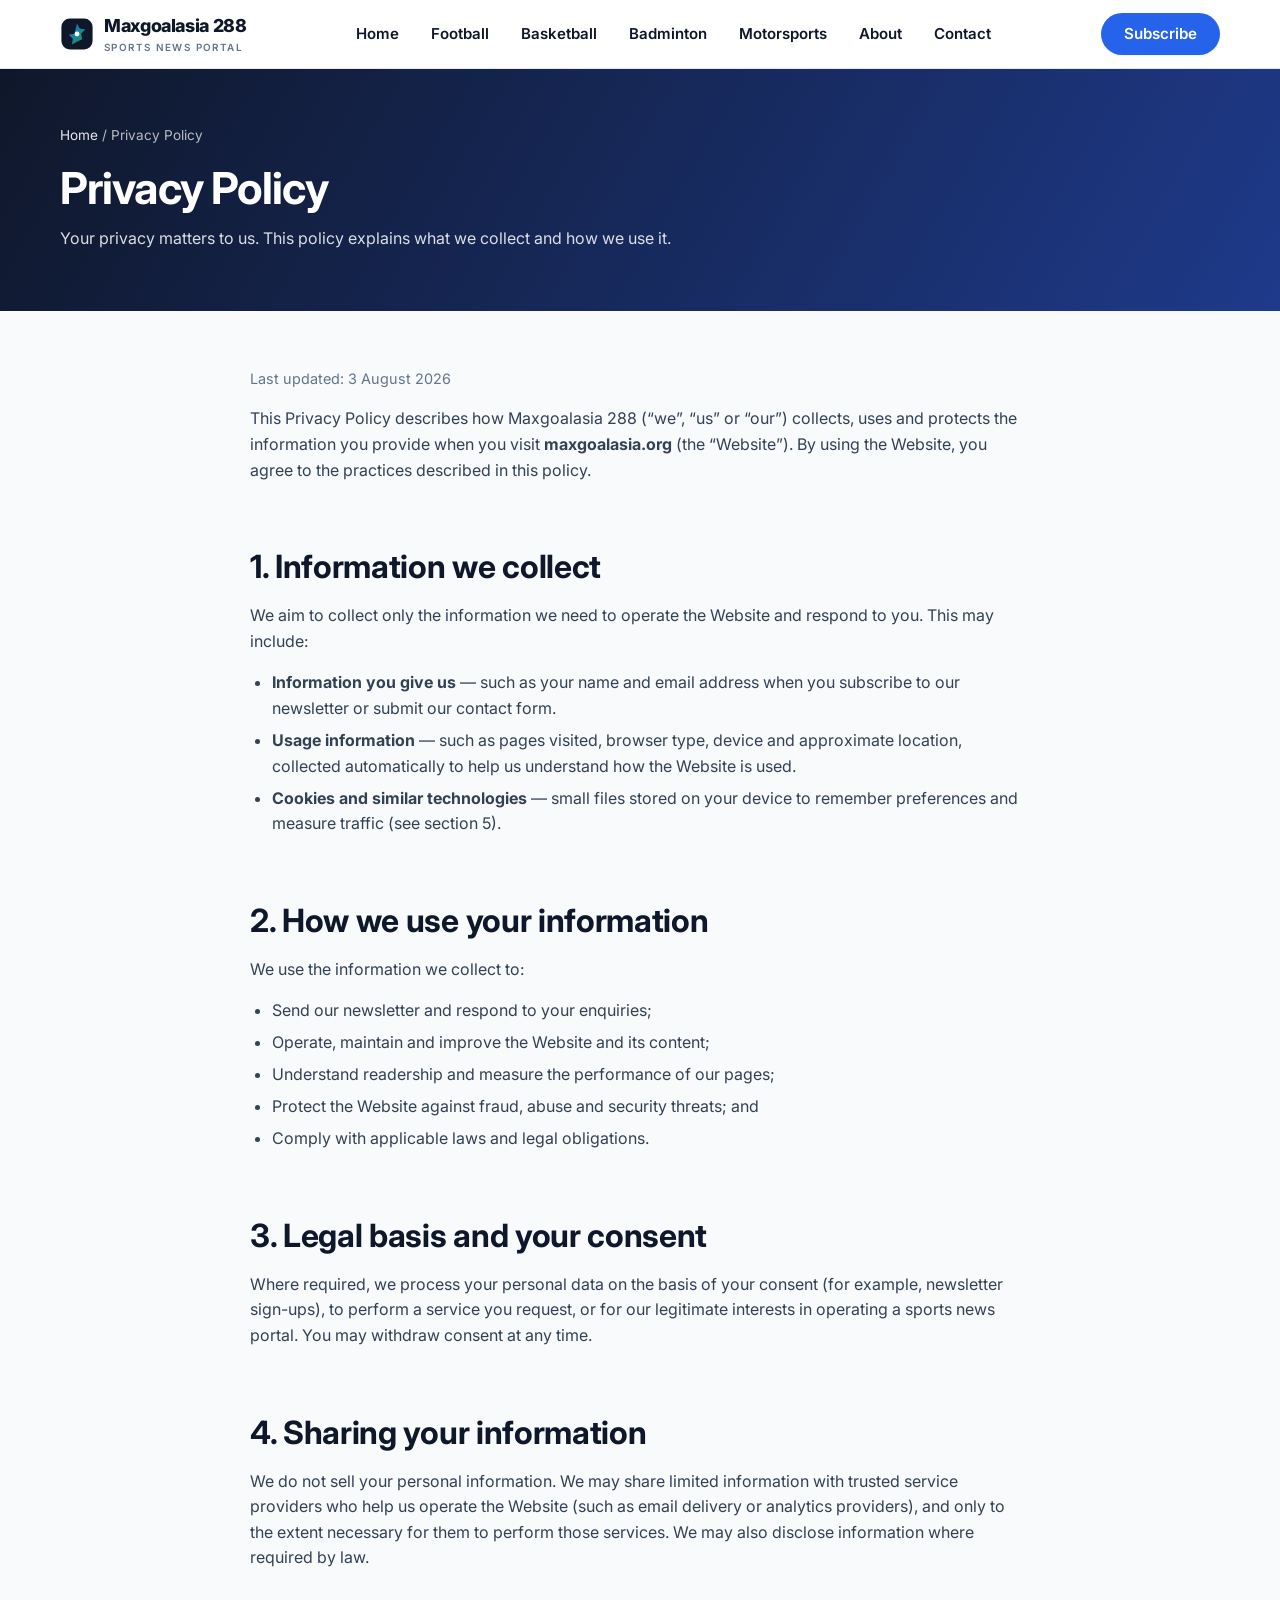
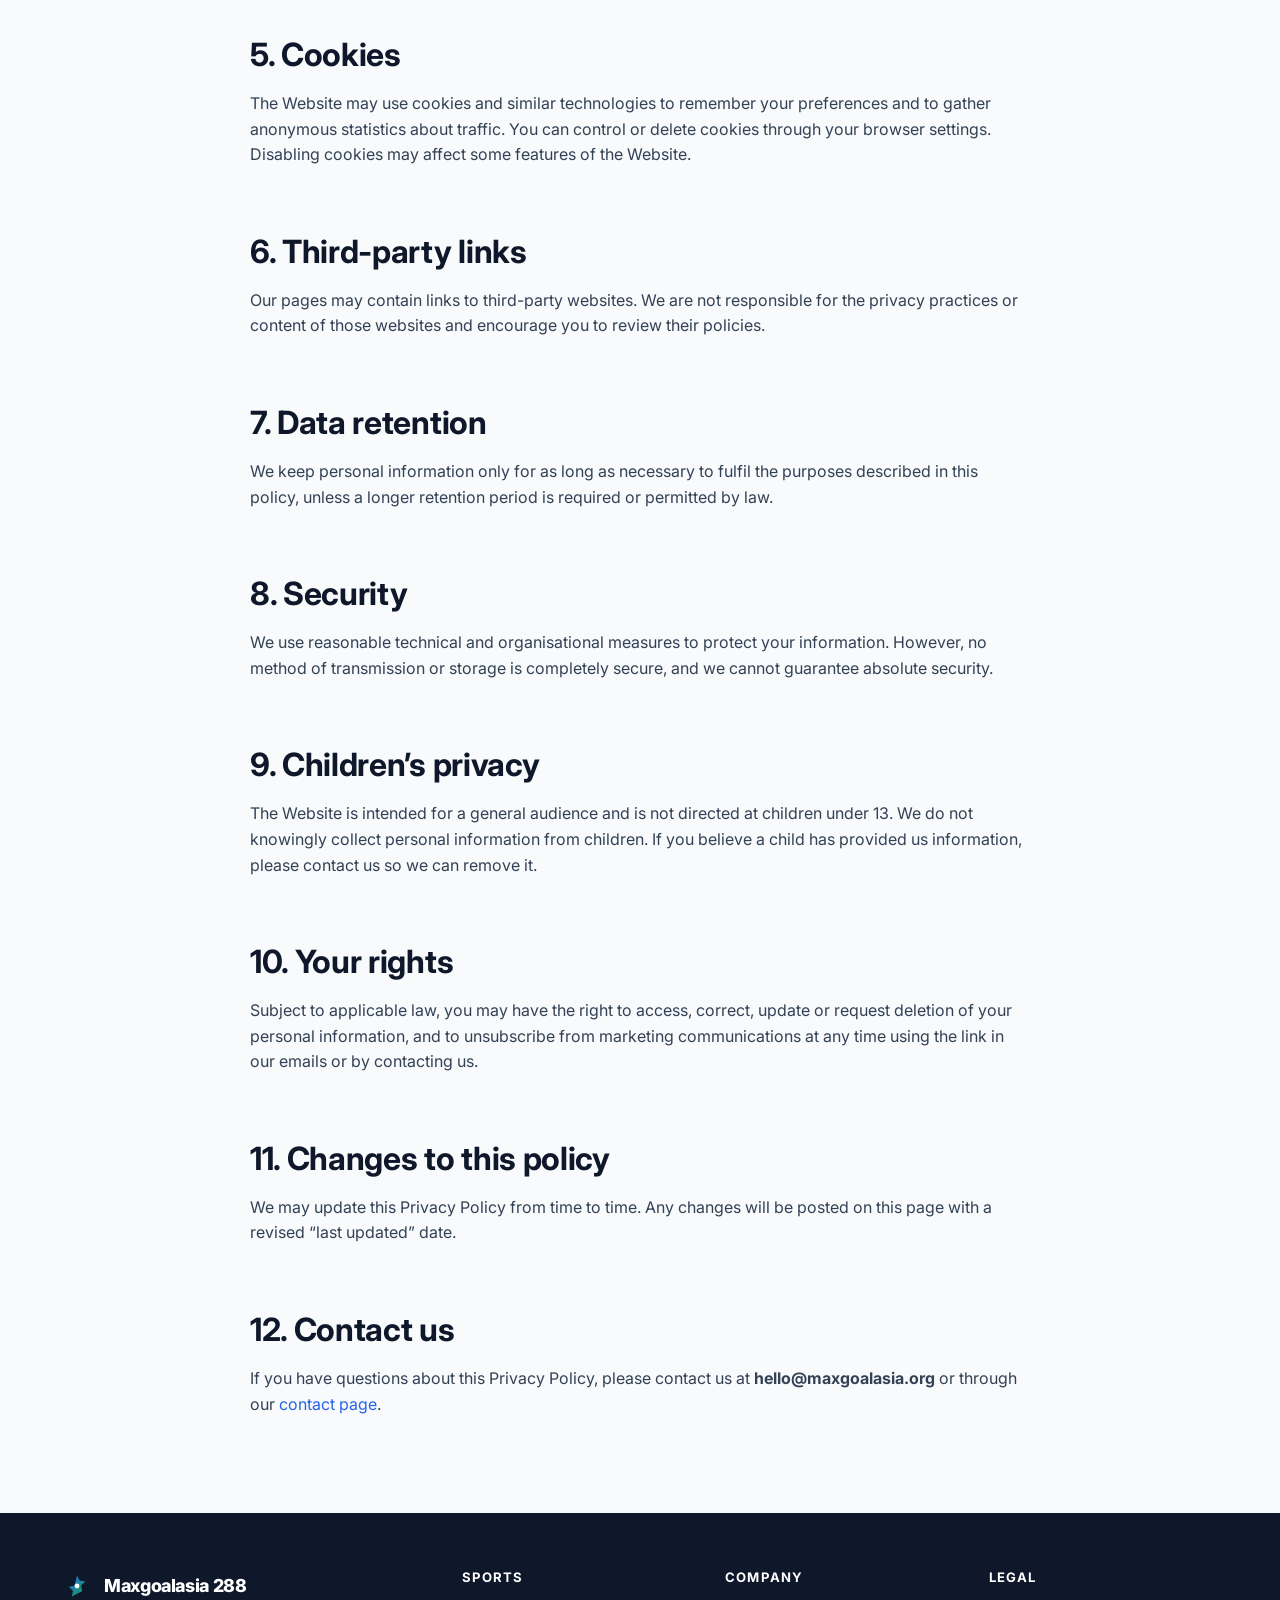
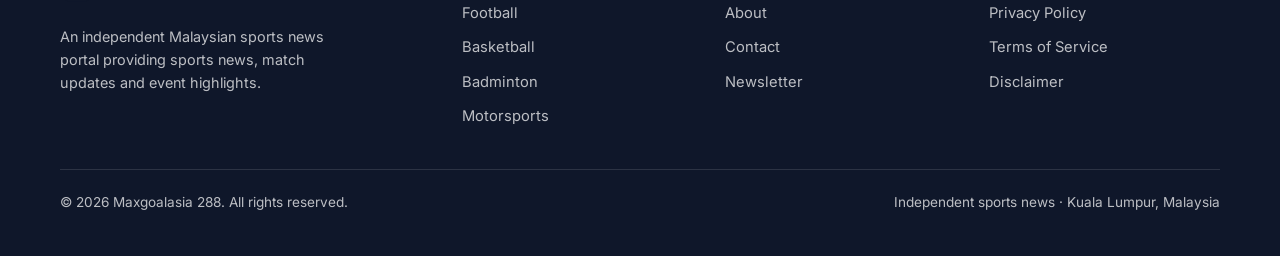
<file: privacy.html>
<!DOCTYPE html>
<html lang="en-MY">
<head>
  <meta charset="UTF-8">
  <meta name="viewport" content="width=device-width, initial-scale=1.0">
  <title>Privacy Policy — Maxgoalasia 288</title>
  <meta name="description" content="Privacy Policy for Maxgoalasia 288 — how we collect, use, store and protect your personal information when you use our sports news portal.">
  <meta name="theme-color" content="#0F172A">
  <meta name="author" content="Maxgoalasia 288">
  <meta name="robots" content="index, follow">
  <link rel="canonical" href="https://maxgoalasia.org/privacy.html">
  <meta property="og:type" content="website">
  <meta property="og:title" content="Privacy Policy — Maxgoalasia 288">
  <meta property="og:description" content="How we collect, use and protect your personal information.">
  <meta property="og:url" content="https://maxgoalasia.org/privacy.html">
  <meta property="og:image" content="https://maxgoalasia.org/hero-banner.jpg">
  <meta property="og:image:width" content="1600">
  <meta property="og:image:height" content="900">
  <meta property="og:image:alt" content="Maxgoalasia 288 — Malaysian sports news portal">
  <meta name="twitter:image:alt" content="Maxgoalasia 288 — Malaysian sports news portal">
  <meta name="twitter:card" content="summary_large_image">
  <link rel="icon" href="favicon.ico" sizes="48x48">
  <link rel="icon" href="logo.svg" type="image/svg+xml">
  <link rel="apple-touch-icon" href="apple-touch-icon.png">
  <link rel="manifest" href="manifest.json">
  <link rel="preconnect" href="https://fonts.googleapis.com">
  <link rel="preconnect" href="https://fonts.gstatic.com" crossorigin>
  <link rel="preload" as="style" href="https://fonts.googleapis.com/css2?family=Inter:wght@400;500;600;700;800&display=swap">
  <link rel="stylesheet" href="https://fonts.googleapis.com/css2?family=Inter:wght@400;500;600;700;800&display=swap" media="print" onload="this.media='all'">
  <noscript><link rel="stylesheet" href="https://fonts.googleapis.com/css2?family=Inter:wght@400;500;600;700;800&display=swap"></noscript>
  <link rel="stylesheet" href="style.min.css">
</head>
<body>
  <a class="skip-link" href="#main">Skip to main content</a>
  <header class="site-header">
    <div class="container">
      <nav class="nav" aria-label="Primary">
        <a class="brand" href="index.html" aria-label="Maxgoalasia 288 home">
          <img src="logo.svg" alt="" width="34" height="34">
          <span>Maxgoalasia 288<small>Sports News Portal</small></span>
        </a>
        <ul class="nav-links" id="primary-nav">
          <li><a href="index.html">Home</a></li>
          <li><a href="index.html#football">Football</a></li>
          <li><a href="index.html#basketball">Basketball</a></li>
          <li><a href="index.html#badminton">Badminton</a></li>
          <li><a href="index.html#motorsports">Motorsports</a></li>
          <li><a href="about.html">About</a></li>
          <li><a href="contact.html">Contact</a></li>
        </ul>
        <div class="nav-actions">
          <a class="btn btn--primary" href="index.html#newsletter">Subscribe</a>
          <button class="nav-toggle" type="button" aria-label="Toggle menu" aria-expanded="false" aria-controls="primary-nav"><span></span></button>
        </div>
      </nav>
    </div>
  </header>

  <main id="main">
    <section class="page-hero">
      <div class="container">
        <nav class="breadcrumb" aria-label="Breadcrumb"><a href="index.html">Home</a> / Privacy Policy</nav>
        <h1>Privacy Policy</h1>
        <p>Your privacy matters to us. This policy explains what we collect and how we use it.</p>
      </div>
    </section>

    <section class="section">
      <div class="container prose">
        <p class="updated">Last updated: 3 August 2026</p>

        <p>This Privacy Policy describes how Maxgoalasia 288 (&ldquo;we&rdquo;, &ldquo;us&rdquo; or &ldquo;our&rdquo;) collects, uses and protects the information you provide when you visit <strong>maxgoalasia.org</strong> (the &ldquo;Website&rdquo;). By using the Website, you agree to the practices described in this policy.</p>

        <h2>1. Information we collect</h2>
        <p>We aim to collect only the information we need to operate the Website and respond to you. This may include:</p>
        <ul>
          <li><strong>Information you give us</strong> — such as your name and email address when you subscribe to our newsletter or submit our contact form.</li>
          <li><strong>Usage information</strong> — such as pages visited, browser type, device and approximate location, collected automatically to help us understand how the Website is used.</li>
          <li><strong>Cookies and similar technologies</strong> — small files stored on your device to remember preferences and measure traffic (see section 5).</li>
        </ul>

        <h2>2. How we use your information</h2>
        <p>We use the information we collect to:</p>
        <ul>
          <li>Send our newsletter and respond to your enquiries;</li>
          <li>Operate, maintain and improve the Website and its content;</li>
          <li>Understand readership and measure the performance of our pages;</li>
          <li>Protect the Website against fraud, abuse and security threats; and</li>
          <li>Comply with applicable laws and legal obligations.</li>
        </ul>

        <h2>3. Legal basis and your consent</h2>
        <p>Where required, we process your personal data on the basis of your consent (for example, newsletter sign-ups), to perform a service you request, or for our legitimate interests in operating a sports news portal. You may withdraw consent at any time.</p>

        <h2>4. Sharing your information</h2>
        <p>We do not sell your personal information. We may share limited information with trusted service providers who help us operate the Website (such as email delivery or analytics providers), and only to the extent necessary for them to perform those services. We may also disclose information where required by law.</p>

        <h2>5. Cookies</h2>
        <p>The Website may use cookies and similar technologies to remember your preferences and to gather anonymous statistics about traffic. You can control or delete cookies through your browser settings. Disabling cookies may affect some features of the Website.</p>

        <h2>6. Third-party links</h2>
        <p>Our pages may contain links to third-party websites. We are not responsible for the privacy practices or content of those websites and encourage you to review their policies.</p>

        <h2>7. Data retention</h2>
        <p>We keep personal information only for as long as necessary to fulfil the purposes described in this policy, unless a longer retention period is required or permitted by law.</p>

        <h2>8. Security</h2>
        <p>We use reasonable technical and organisational measures to protect your information. However, no method of transmission or storage is completely secure, and we cannot guarantee absolute security.</p>

        <h2>9. Children&rsquo;s privacy</h2>
        <p>The Website is intended for a general audience and is not directed at children under 13. We do not knowingly collect personal information from children. If you believe a child has provided us information, please contact us so we can remove it.</p>

        <h2>10. Your rights</h2>
        <p>Subject to applicable law, you may have the right to access, correct, update or request deletion of your personal information, and to unsubscribe from marketing communications at any time using the link in our emails or by contacting us.</p>

        <h2>11. Changes to this policy</h2>
        <p>We may update this Privacy Policy from time to time. Any changes will be posted on this page with a revised &ldquo;last updated&rdquo; date.</p>

        <h2>12. Contact us</h2>
        <p>If you have questions about this Privacy Policy, please contact us at <strong>hello@maxgoalasia.org</strong> or through our <a href="contact.html">contact page</a>.</p>
      </div>
    </section>
  </main>

  <footer class="site-footer">
    <div class="container">
      <div class="footer-grid">
        <div class="footer-brand">
          <a class="brand" href="index.html"><img src="logo.svg" alt="" width="34" height="34"><span>Maxgoalasia 288</span></a>
          <p>An independent Malaysian sports news portal providing sports news, match updates and event highlights.</p>
        </div>
        <div><h4>Sports</h4><ul class="footer-links"><li><a href="index.html#football">Football</a></li><li><a href="index.html#basketball">Basketball</a></li><li><a href="index.html#badminton">Badminton</a></li><li><a href="index.html#motorsports">Motorsports</a></li></ul></div>
        <div><h4>Company</h4><ul class="footer-links"><li><a href="about.html">About</a></li><li><a href="contact.html">Contact</a></li><li><a href="index.html#newsletter">Newsletter</a></li></ul></div>
        <div><h4>Legal</h4><ul class="footer-links"><li><a href="privacy.html">Privacy Policy</a></li><li><a href="terms.html">Terms of Service</a></li><li><a href="disclaimer.html">Disclaimer</a></li></ul></div>
      </div>
      <div class="footer-bottom">
        <p>&copy; <span data-year>2026</span> Maxgoalasia 288. All rights reserved.</p>
        <p>Independent sports news &middot; Kuala Lumpur, Malaysia</p>
      </div>
    </div>
  </footer>
  <button class="to-top" type="button" aria-label="Back to top"><svg width="20" height="20" viewBox="0 0 24 24" fill="none" stroke="currentColor" stroke-width="2.4" stroke-linecap="round" stroke-linejoin="round" aria-hidden="true"><path d="M12 19V5M5 12l7-7 7 7"/></svg></button>
  <script src="script.min.js" defer></script>
</body>
</html>
</file>
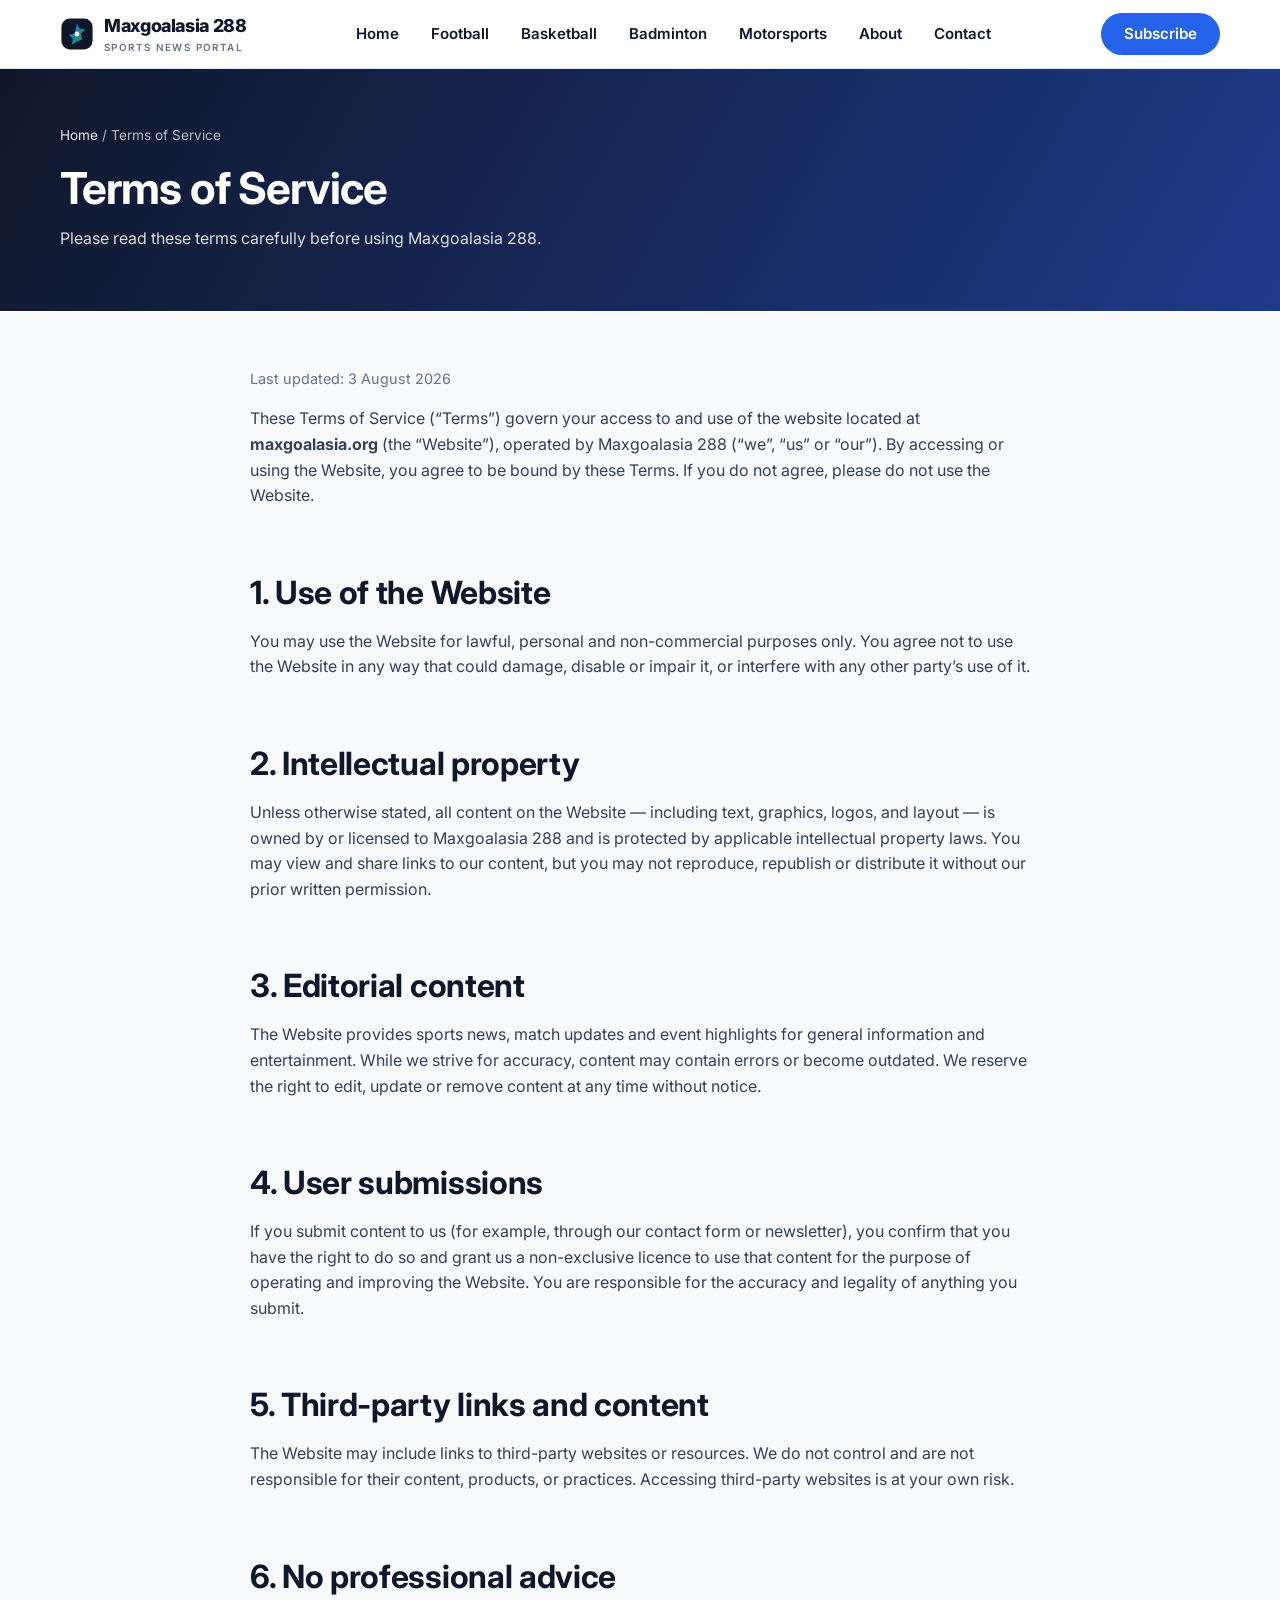
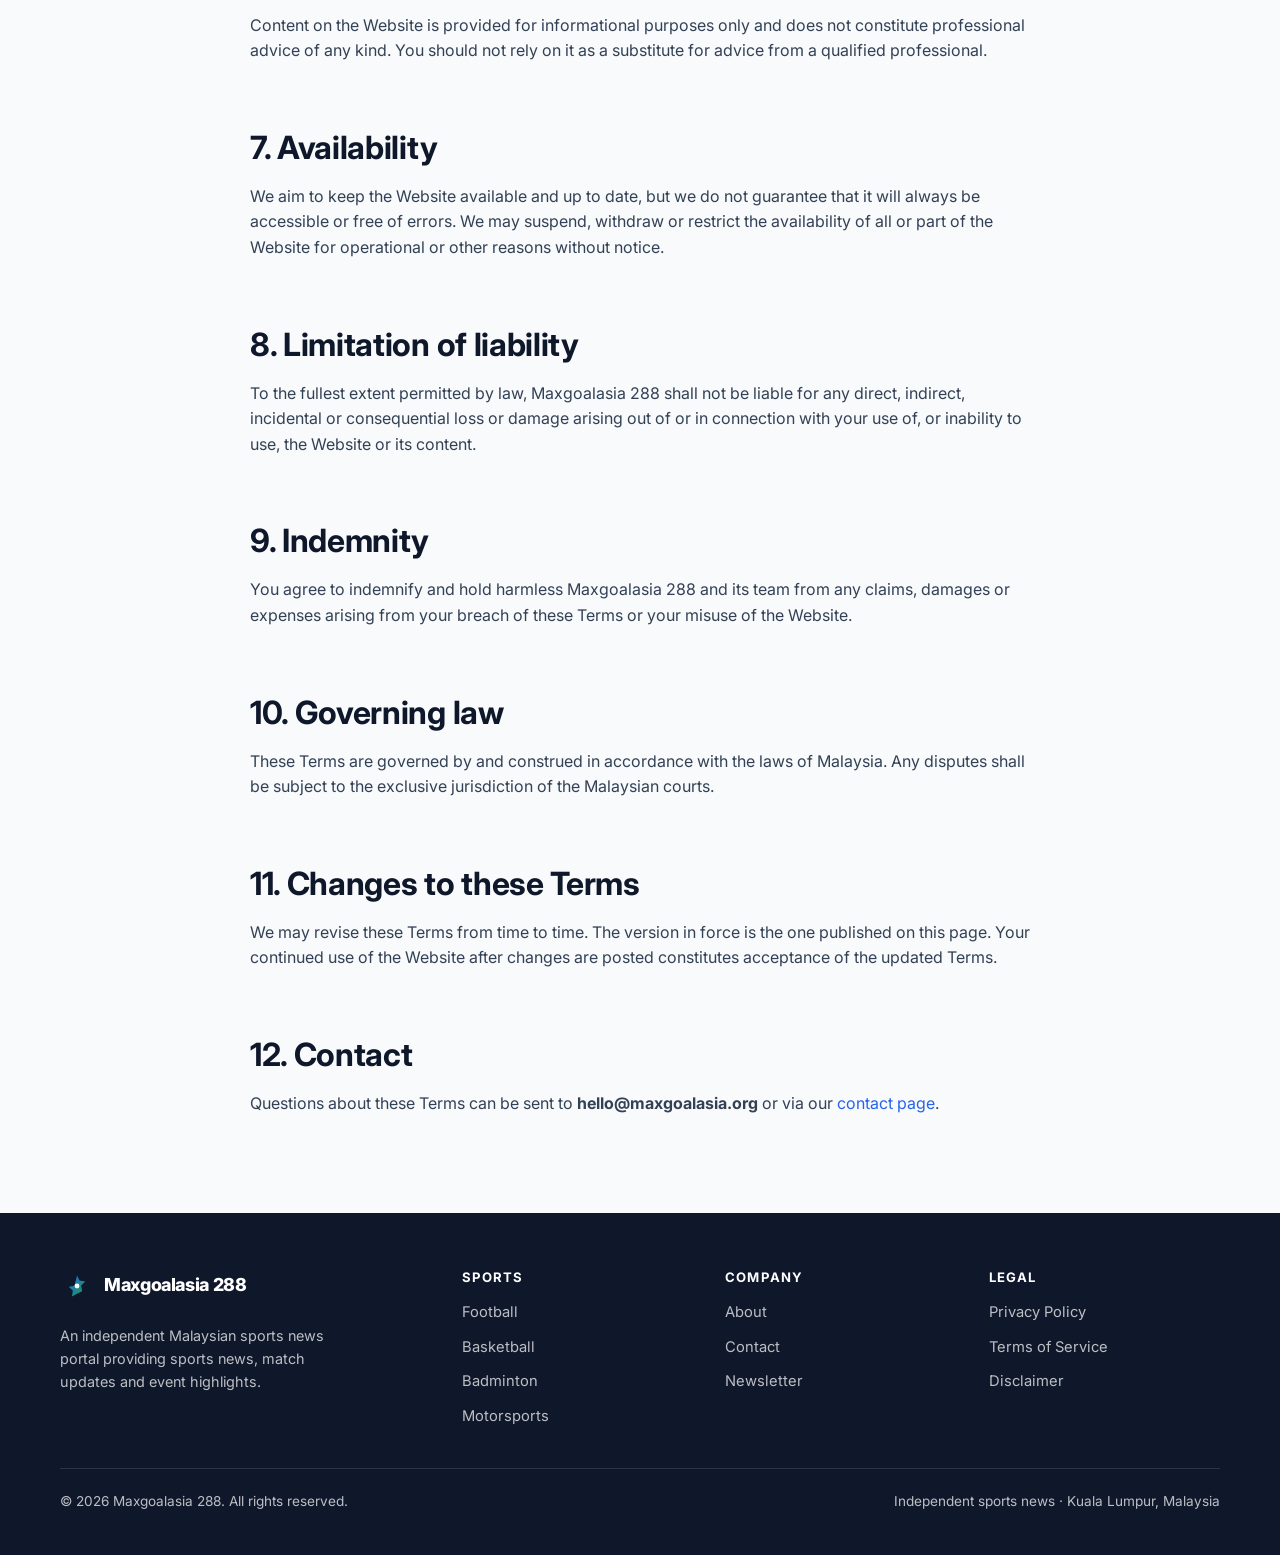
<file: terms.html>
<!DOCTYPE html>
<html lang="en-MY">
<head>
  <meta charset="UTF-8">
  <meta name="viewport" content="width=device-width, initial-scale=1.0">
  <title>Terms of Service — Maxgoalasia 288</title>
  <meta name="description" content="Terms of Service governing your use of Maxgoalasia 288, an independent Malaysian sports news portal.">
  <meta name="theme-color" content="#0F172A">
  <meta name="author" content="Maxgoalasia 288">
  <meta name="robots" content="index, follow">
  <link rel="canonical" href="https://maxgoalasia.org/terms.html">
  <meta property="og:type" content="website">
  <meta property="og:title" content="Terms of Service — Maxgoalasia 288">
  <meta property="og:description" content="Terms governing your use of the Website.">
  <meta property="og:url" content="https://maxgoalasia.org/terms.html">
  <meta property="og:image" content="https://maxgoalasia.org/hero-banner.jpg">
  <meta property="og:image:width" content="1600">
  <meta property="og:image:height" content="900">
  <meta property="og:image:alt" content="Maxgoalasia 288 — Malaysian sports news portal">
  <meta name="twitter:image:alt" content="Maxgoalasia 288 — Malaysian sports news portal">
  <meta name="twitter:card" content="summary_large_image">
  <link rel="icon" href="favicon.ico" sizes="48x48">
  <link rel="icon" href="logo.svg" type="image/svg+xml">
  <link rel="apple-touch-icon" href="apple-touch-icon.png">
  <link rel="manifest" href="manifest.json">
  <link rel="preconnect" href="https://fonts.googleapis.com">
  <link rel="preconnect" href="https://fonts.gstatic.com" crossorigin>
  <link rel="preload" as="style" href="https://fonts.googleapis.com/css2?family=Inter:wght@400;500;600;700;800&display=swap">
  <link rel="stylesheet" href="https://fonts.googleapis.com/css2?family=Inter:wght@400;500;600;700;800&display=swap" media="print" onload="this.media='all'">
  <noscript><link rel="stylesheet" href="https://fonts.googleapis.com/css2?family=Inter:wght@400;500;600;700;800&display=swap"></noscript>
  <link rel="stylesheet" href="style.min.css">
</head>
<body>
  <a class="skip-link" href="#main">Skip to main content</a>
  <header class="site-header">
    <div class="container">
      <nav class="nav" aria-label="Primary">
        <a class="brand" href="index.html" aria-label="Maxgoalasia 288 home">
          <img src="logo.svg" alt="" width="34" height="34">
          <span>Maxgoalasia 288<small>Sports News Portal</small></span>
        </a>
        <ul class="nav-links" id="primary-nav">
          <li><a href="index.html">Home</a></li>
          <li><a href="index.html#football">Football</a></li>
          <li><a href="index.html#basketball">Basketball</a></li>
          <li><a href="index.html#badminton">Badminton</a></li>
          <li><a href="index.html#motorsports">Motorsports</a></li>
          <li><a href="about.html">About</a></li>
          <li><a href="contact.html">Contact</a></li>
        </ul>
        <div class="nav-actions">
          <a class="btn btn--primary" href="index.html#newsletter">Subscribe</a>
          <button class="nav-toggle" type="button" aria-label="Toggle menu" aria-expanded="false" aria-controls="primary-nav"><span></span></button>
        </div>
      </nav>
    </div>
  </header>

  <main id="main">
    <section class="page-hero">
      <div class="container">
        <nav class="breadcrumb" aria-label="Breadcrumb"><a href="index.html">Home</a> / Terms of Service</nav>
        <h1>Terms of Service</h1>
        <p>Please read these terms carefully before using Maxgoalasia 288.</p>
      </div>
    </section>

    <section class="section">
      <div class="container prose">
        <p class="updated">Last updated: 3 August 2026</p>

        <p>These Terms of Service (&ldquo;Terms&rdquo;) govern your access to and use of the website located at <strong>maxgoalasia.org</strong> (the &ldquo;Website&rdquo;), operated by Maxgoalasia 288 (&ldquo;we&rdquo;, &ldquo;us&rdquo; or &ldquo;our&rdquo;). By accessing or using the Website, you agree to be bound by these Terms. If you do not agree, please do not use the Website.</p>

        <h2>1. Use of the Website</h2>
        <p>You may use the Website for lawful, personal and non-commercial purposes only. You agree not to use the Website in any way that could damage, disable or impair it, or interfere with any other party&rsquo;s use of it.</p>

        <h2>2. Intellectual property</h2>
        <p>Unless otherwise stated, all content on the Website — including text, graphics, logos, and layout — is owned by or licensed to Maxgoalasia 288 and is protected by applicable intellectual property laws. You may view and share links to our content, but you may not reproduce, republish or distribute it without our prior written permission.</p>

        <h2>3. Editorial content</h2>
        <p>The Website provides sports news, match updates and event highlights for general information and entertainment. While we strive for accuracy, content may contain errors or become outdated. We reserve the right to edit, update or remove content at any time without notice.</p>

        <h2>4. User submissions</h2>
        <p>If you submit content to us (for example, through our contact form or newsletter), you confirm that you have the right to do so and grant us a non-exclusive licence to use that content for the purpose of operating and improving the Website. You are responsible for the accuracy and legality of anything you submit.</p>

        <h2>5. Third-party links and content</h2>
        <p>The Website may include links to third-party websites or resources. We do not control and are not responsible for their content, products, or practices. Accessing third-party websites is at your own risk.</p>

        <h2>6. No professional advice</h2>
        <p>Content on the Website is provided for informational purposes only and does not constitute professional advice of any kind. You should not rely on it as a substitute for advice from a qualified professional.</p>

        <h2>7. Availability</h2>
        <p>We aim to keep the Website available and up to date, but we do not guarantee that it will always be accessible or free of errors. We may suspend, withdraw or restrict the availability of all or part of the Website for operational or other reasons without notice.</p>

        <h2>8. Limitation of liability</h2>
        <p>To the fullest extent permitted by law, Maxgoalasia 288 shall not be liable for any direct, indirect, incidental or consequential loss or damage arising out of or in connection with your use of, or inability to use, the Website or its content.</p>

        <h2>9. Indemnity</h2>
        <p>You agree to indemnify and hold harmless Maxgoalasia 288 and its team from any claims, damages or expenses arising from your breach of these Terms or your misuse of the Website.</p>

        <h2>10. Governing law</h2>
        <p>These Terms are governed by and construed in accordance with the laws of Malaysia. Any disputes shall be subject to the exclusive jurisdiction of the Malaysian courts.</p>

        <h2>11. Changes to these Terms</h2>
        <p>We may revise these Terms from time to time. The version in force is the one published on this page. Your continued use of the Website after changes are posted constitutes acceptance of the updated Terms.</p>

        <h2>12. Contact</h2>
        <p>Questions about these Terms can be sent to <strong>hello@maxgoalasia.org</strong> or via our <a href="contact.html">contact page</a>.</p>
      </div>
    </section>
  </main>

  <footer class="site-footer">
    <div class="container">
      <div class="footer-grid">
        <div class="footer-brand">
          <a class="brand" href="index.html"><img src="logo.svg" alt="" width="34" height="34"><span>Maxgoalasia 288</span></a>
          <p>An independent Malaysian sports news portal providing sports news, match updates and event highlights.</p>
        </div>
        <div><h4>Sports</h4><ul class="footer-links"><li><a href="index.html#football">Football</a></li><li><a href="index.html#basketball">Basketball</a></li><li><a href="index.html#badminton">Badminton</a></li><li><a href="index.html#motorsports">Motorsports</a></li></ul></div>
        <div><h4>Company</h4><ul class="footer-links"><li><a href="about.html">About</a></li><li><a href="contact.html">Contact</a></li><li><a href="index.html#newsletter">Newsletter</a></li></ul></div>
        <div><h4>Legal</h4><ul class="footer-links"><li><a href="privacy.html">Privacy Policy</a></li><li><a href="terms.html">Terms of Service</a></li><li><a href="disclaimer.html">Disclaimer</a></li></ul></div>
      </div>
      <div class="footer-bottom">
        <p>&copy; <span data-year>2026</span> Maxgoalasia 288. All rights reserved.</p>
        <p>Independent sports news &middot; Kuala Lumpur, Malaysia</p>
      </div>
    </div>
  </footer>
  <button class="to-top" type="button" aria-label="Back to top"><svg width="20" height="20" viewBox="0 0 24 24" fill="none" stroke="currentColor" stroke-width="2.4" stroke-linecap="round" stroke-linejoin="round" aria-hidden="true"><path d="M12 19V5M5 12l7-7 7 7"/></svg></button>
  <script src="script.min.js" defer></script>
</body>
</html>
</file>
<file: style.min.css>
:root{--color-primary:#0F172A;--color-secondary:#2563EB;--color-secondary-dark:#1D4ED8;--color-accent:#16A34A;--color-accent-dark:#15803D;--color-bg:#F8FAFC;--color-card:#FFFFFF;--color-text:#0F172A;--color-muted:#64748B;--color-border:#E2E8F0;--color-heading:#0F172A;--font-sans:"Inter",-apple-system,BlinkMacSystemFont,"Segoe UI",Roboto,Helvetica,Arial,sans-serif,"Apple Color Emoji","Segoe UI Emoji";--radius-sm:8px;--radius:14px;--radius-lg:20px;--shadow-sm:0 1px 2px rgba(15,23,42,0.06);--shadow:0 4px 16px rgba(15,23,42,0.08);--shadow-lg:0 12px 32px rgba(15,23,42,0.12);--container:1200px;--header-h:68px;--transition:0.25s ease}*,*::before,*::after{box-sizing:border-box}html{scroll-behavior:smooth;-webkit-text-size-adjust:100%}body{margin:0;font-family:var(--font-sans);font-size:16px;line-height:1.6;color:var(--color-text);background-color:var(--color-bg);-webkit-font-smoothing:antialiased;-moz-osx-font-smoothing:grayscale}img{max-width:100%;height:auto;display:block}a{color:var(--color-secondary);text-decoration:none;transition:color var(--transition)}a:hover{color:var(--color-secondary-dark)}h1,h2,h3,h4{color:var(--color-heading);line-height:1.25;margin:0 0 0.5em;font-weight:700}h1{font-size:clamp(1.9rem,4vw,2.75rem);letter-spacing:-0.02em}h2{font-size:clamp(1.5rem,3vw,2rem);letter-spacing:-0.01em}h3{font-size:1.15rem}p{margin:0 0 1rem}ul{margin:0;padding:0}:focus-visible{outline:3px solid var(--color-secondary);outline-offset:2px;border-radius:4px}.container{width:100%;max-width:var(--container);margin:0 auto;padding:0 20px}.section{padding:56px 0}.section--tight{padding:40px 0}.section-head{display:flex;align-items:baseline;justify-content:space-between;gap:16px;margin-bottom:28px;flex-wrap:wrap}.section-head h2{margin:0}.section-head a{font-weight:600;font-size:0.95rem;white-space:nowrap}.eyebrow{display:inline-block;font-size:0.78rem;font-weight:700;letter-spacing:0.08em;text-transform:uppercase;color:var(--color-secondary);margin-bottom:8px}.skip-link{position:absolute;left:-999px;top:0;background:var(--color-primary);color:#fff;padding:10px 16px;border-radius:0 0 var(--radius-sm) 0;z-index:200}.skip-link:focus{left:0;color:#fff}.btn{display:inline-flex;align-items:center;justify-content:center;gap:8px;font-family:inherit;font-size:0.95rem;font-weight:600;line-height:1;padding:12px 22px;border-radius:999px;border:1px solid transparent;cursor:pointer;transition:transform var(--transition),background var(--transition),box-shadow var(--transition),color var(--transition);white-space:nowrap}.btn:hover{transform:translateY(-2px)}.btn:active{transform:translateY(0)}.btn--primary{background:var(--color-secondary);color:#fff;box-shadow:var(--shadow-sm)}.btn--primary:hover{background:var(--color-secondary-dark);color:#fff;box-shadow:var(--shadow)}.btn--accent{background:var(--color-accent);color:#fff}.btn--accent:hover{background:var(--color-accent-dark);color:#fff}.btn--ghost{background:transparent;color:#fff;border-color:rgba(255,255,255,0.55)}.btn--ghost:hover{background:rgba(255,255,255,0.12);color:#fff}.btn--outline{background:#fff;color:var(--color-primary);border-color:var(--color-border)}.btn--outline:hover{border-color:var(--color-secondary);color:var(--color-secondary)}.site-header{position:sticky;top:0;z-index:100;background:rgba(255,255,255,0.9);backdrop-filter:saturate(180%) blur(12px);-webkit-backdrop-filter:saturate(180%) blur(12px);border-bottom:1px solid var(--color-border);transition:box-shadow var(--transition)}.site-header.is-stuck{box-shadow:var(--shadow)}.nav{display:flex;align-items:center;justify-content:space-between;height:var(--header-h);gap:16px}.brand{display:inline-flex;align-items:center;gap:10px;font-weight:800;color:var(--color-primary)}.brand:hover{color:var(--color-primary)}.brand img{width:34px;height:34px}.brand span{font-size:1.12rem;letter-spacing:-0.02em}.brand small{display:block;font-size:0.62rem;font-weight:600;letter-spacing:0.14em;color:var(--color-muted);text-transform:uppercase}.nav-links{display:flex;align-items:center;gap:4px;list-style:none}.nav-links a{display:block;padding:9px 14px;border-radius:var(--radius-sm);color:var(--color-primary);font-weight:600;font-size:0.94rem}.nav-links a:hover{background:#EFF3FB;color:var(--color-secondary)}.nav-links a[aria-current="page"]{color:var(--color-secondary);background:#EFF3FB}.nav-actions{display:flex;align-items:center;gap:10px}.nav-toggle{display:none;width:44px;height:44px;border:1px solid var(--color-border);border-radius:var(--radius-sm);background:#fff;cursor:pointer;padding:0;align-items:center;justify-content:center}.nav-toggle span,.nav-toggle span::before,.nav-toggle span::after{content:"";display:block;width:20px;height:2px;background:var(--color-primary);border-radius:2px;transition:transform var(--transition),opacity var(--transition)}.nav-toggle span{position:relative}.nav-toggle span::before{position:absolute;top:-6px}.nav-toggle span::after{position:absolute;top:6px}.nav-toggle[aria-expanded="true"] span{background:transparent}.nav-toggle[aria-expanded="true"] span::before{transform:translateY(6px) rotate(45deg)}.nav-toggle[aria-expanded="true"] span::after{transform:translateY(-6px) rotate(-45deg)}.hero{position:relative;color:#fff;background:linear-gradient(120deg,rgba(15,23,42,0.92),rgba(37,99,235,0.78)),url("hero-banner.jpg") center/cover no-repeat;overflow:hidden}.hero__inner{max-width:var(--container);margin:0 auto;padding:84px 20px 96px;position:relative;z-index:1}.hero__content{max-width:640px}.hero .eyebrow{color:#93C5FD}.hero h1{color:#fff;margin-bottom:16px}.hero p{font-size:1.12rem;color:rgba(255,255,255,0.9);margin-bottom:28px;max-width:560px}.hero__actions{display:flex;flex-wrap:wrap;gap:12px}.hero__stats{display:flex;flex-wrap:wrap;gap:32px;margin-top:48px;padding-top:28px;border-top:1px solid rgba(255,255,255,0.2)}.hero__stats div strong{display:block;font-size:1.7rem;font-weight:800}.hero__stats div span{font-size:0.85rem;color:rgba(255,255,255,0.75)}.grid{display:grid;gap:22px}.grid--3{grid-template-columns:repeat(3,1fr)}.grid--4{grid-template-columns:repeat(4,1fr)}.grid--news{grid-template-columns:1.4fr 1fr 1fr}.card{background:var(--color-card);border:1px solid var(--color-border);border-radius:var(--radius);overflow:hidden;display:flex;flex-direction:column;box-shadow:var(--shadow-sm);transition:transform var(--transition),box-shadow var(--transition),border-color var(--transition)}.card:hover{transform:translateY(-4px);box-shadow:var(--shadow-lg);border-color:#CBD5E1}.card__media{position:relative;aspect-ratio:16 / 10;overflow:hidden;background:#E2E8F0}.card__media img{width:100%;height:100%;object-fit:cover;transition:transform 0.5s ease}.card:hover .card__media img{transform:scale(1.06)}.tag{position:absolute;top:12px;left:12px;background:var(--color-secondary);color:#fff;font-size:0.72rem;font-weight:700;letter-spacing:0.04em;text-transform:uppercase;padding:5px 10px;border-radius:999px}.tag--accent{background:var(--color-accent)}.tag--dark{background:var(--color-primary)}.card__body{padding:18px 20px 22px;display:flex;flex-direction:column;gap:8px;flex:1}.card__meta{font-size:0.8rem;color:var(--color-muted);display:flex;gap:10px;align-items:center}.card__meta span{display:inline-flex;align-items:center;gap:5px}.card__title{font-size:1.1rem;margin:0}.card__title a{color:var(--color-heading)}.card__title a:hover{color:var(--color-secondary)}.card__excerpt{color:var(--color-muted);font-size:0.92rem;margin:0}.card--feature .card__title{font-size:1.35rem}.sport-tiles{display:grid;grid-template-columns:repeat(4,1fr);gap:20px}.sport-tile{position:relative;border-radius:var(--radius);overflow:hidden;min-height:200px;display:flex;align-items:flex-end;color:#fff;box-shadow:var(--shadow-sm);transition:transform var(--transition),box-shadow var(--transition)}.sport-tile:hover{transform:translateY(-4px);box-shadow:var(--shadow-lg);color:#fff}.sport-tile img{position:absolute;inset:0;width:100%;height:100%;object-fit:cover;z-index:0}.sport-tile::after{content:"";position:absolute;inset:0;background:linear-gradient(to top,rgba(15,23,42,0.85),rgba(15,23,42,0.1));z-index:1}.sport-tile__label{position:relative;z-index:2;padding:18px 20px}.sport-tile__label strong{display:block;font-size:1.15rem;font-weight:700}.sport-tile__label span{font-size:0.82rem;color:rgba(255,255,255,0.82)}.event-list{display:flex;flex-direction:column;gap:12px}.event{display:flex;align-items:center;gap:18px;background:var(--color-card);border:1px solid var(--color-border);border-radius:var(--radius);padding:16px 20px;transition:border-color var(--transition),box-shadow var(--transition)}.event:hover{border-color:#CBD5E1;box-shadow:var(--shadow-sm)}.event__date{flex:0 0 auto;text-align:center;background:#EFF3FB;border-radius:var(--radius-sm);padding:10px 14px;min-width:66px}.event__date strong{display:block;font-size:1.4rem;color:var(--color-secondary);line-height:1}.event__date span{font-size:0.72rem;text-transform:uppercase;letter-spacing:0.06em;color:var(--color-muted)}.event__info{flex:1}.event__info h3{font-size:1.02rem;margin:0 0 3px}.event__info p{margin:0;font-size:0.86rem;color:var(--color-muted)}.event__cat{font-size:0.72rem;font-weight:700;text-transform:uppercase;letter-spacing:0.05em;color:var(--color-accent-dark)}.newsletter{background:linear-gradient(120deg,var(--color-primary),#1E3A8A);color:#fff;border-radius:var(--radius-lg);padding:48px 40px;text-align:center}.newsletter h2{color:#fff}.newsletter p{color:rgba(255,255,255,0.85);max-width:520px;margin:0 auto 24px}.newsletter form{display:flex;gap:10px;max-width:480px;margin:0 auto;flex-wrap:wrap;justify-content:center}.newsletter input[type="email"]{flex:1;min-width:220px;padding:13px 18px;border-radius:999px;border:1px solid rgba(255,255,255,0.3);background:rgba(255,255,255,0.12);color:#fff;font-family:inherit;font-size:0.95rem}.newsletter input::placeholder{color:rgba(255,255,255,0.7)}.newsletter input:focus{background:rgba(255,255,255,0.2);outline:none}.form-note{font-size:0.8rem;margin-top:14px;color:rgba(255,255,255,0.7)}.page-hero{background:linear-gradient(120deg,var(--color-primary),#1E3A8A);color:#fff;padding:56px 0 60px}.page-hero h1{color:#fff;margin-bottom:10px}.page-hero p{color:rgba(255,255,255,0.85);max-width:640px;margin:0}.breadcrumb{font-size:0.85rem;margin-bottom:14px;color:rgba(255,255,255,0.7)}.breadcrumb a{color:rgba(255,255,255,0.9)}.breadcrumb a:hover{color:#fff}.prose{max-width:820px;margin:0 auto}.prose h2{margin-top:2em}.prose h3{margin-top:1.5em}.prose p,.prose li{color:#334155}.prose ul,.prose ol{padding-left:1.4em;margin:0 0 1rem}.prose li{margin-bottom:0.4em}.prose .updated{color:var(--color-muted);font-size:0.9rem}.value-grid{display:grid;grid-template-columns:repeat(3,1fr);gap:22px}.value{background:var(--color-card);border:1px solid var(--color-border);border-radius:var(--radius);padding:26px 24px;box-shadow:var(--shadow-sm)}.value__icon{width:46px;height:46px;border-radius:12px;display:grid;place-items:center;background:#EFF3FB;color:var(--color-secondary);margin-bottom:14px}.value h3{margin-bottom:6px}.value p{color:var(--color-muted);margin:0;font-size:0.94rem}.contact-grid{display:grid;grid-template-columns:1.2fr 0.8fr;gap:32px;align-items:start}.form-card{background:var(--color-card);border:1px solid var(--color-border);border-radius:var(--radius-lg);padding:32px;box-shadow:var(--shadow-sm)}.field{margin-bottom:18px}.field label{display:block;font-weight:600;font-size:0.9rem;margin-bottom:6px}.field input,.field select,.field textarea{width:100%;padding:12px 14px;border:1px solid var(--color-border);border-radius:var(--radius-sm);font-family:inherit;font-size:0.95rem;color:var(--color-text);background:#fff;transition:border-color var(--transition),box-shadow var(--transition)}.field input:focus,.field select:focus,.field textarea:focus{outline:none;border-color:var(--color-secondary);box-shadow:0 0 0 3px rgba(37,99,235,0.15)}.field textarea{resize:vertical;min-height:130px}.form-status{margin-top:6px;font-size:0.9rem;font-weight:600}.form-status.ok{color:var(--color-accent)}.form-status.err{color:#DC2626}.info-card{background:var(--color-card);border:1px solid var(--color-border);border-radius:var(--radius-lg);padding:28px;box-shadow:var(--shadow-sm)}.info-item{display:flex;gap:14px;margin-bottom:20px}.info-item:last-child{margin-bottom:0}.info-item .ic{flex:0 0 auto;width:40px;height:40px;border-radius:10px;background:#EFF3FB;color:var(--color-secondary);display:grid;place-items:center}.info-item strong{display:block;font-size:0.95rem}.info-item span{color:var(--color-muted);font-size:0.9rem}.error-page{min-height:calc(100vh - var(--header-h) - 260px);display:grid;place-items:center;text-align:center;padding:80px 20px}.error-page .code{font-size:clamp(5rem,18vw,9rem);font-weight:800;line-height:1;letter-spacing:-0.04em;background:linear-gradient(120deg,var(--color-secondary),var(--color-accent));-webkit-background-clip:text;background-clip:text;color:transparent;margin-bottom:8px}.error-page p{color:var(--color-muted);max-width:440px;margin:0 auto 26px}.site-footer{background:var(--color-primary);color:rgba(255,255,255,0.72);padding:56px 0 26px;margin-top:24px}.footer-grid{display:grid;grid-template-columns:1.6fr 1fr 1fr 1fr;gap:32px}.footer-brand .brand{color:#fff}.footer-brand .brand span{color:#fff}.footer-brand p{margin-top:14px;font-size:0.9rem;max-width:280px}.site-footer h4{color:#fff;font-size:0.82rem;text-transform:uppercase;letter-spacing:0.08em;margin-bottom:14px}.footer-links{list-style:none;display:flex;flex-direction:column;gap:9px}.footer-links a{color:rgba(255,255,255,0.72);font-size:0.92rem}.footer-links a:hover{color:#fff}.social{display:flex;gap:10px;margin-top:4px}.social a{width:38px;height:38px;border-radius:10px;background:rgba(255,255,255,0.08);display:grid;place-items:center;color:#fff;transition:background var(--transition),transform var(--transition)}.social a:hover{background:var(--color-secondary);transform:translateY(-2px);color:#fff}.footer-bottom{margin-top:40px;padding-top:22px;border-top:1px solid rgba(255,255,255,0.12);display:flex;justify-content:space-between;gap:14px;flex-wrap:wrap;font-size:0.85rem}.footer-bottom a{color:rgba(255,255,255,0.8)}.footer-bottom a:hover{color:#fff}.to-top{position:fixed;right:22px;bottom:22px;width:48px;height:48px;border-radius:50%;border:none;background:var(--color-secondary);color:#fff;cursor:pointer;display:grid;place-items:center;box-shadow:var(--shadow-lg);opacity:0;visibility:hidden;transform:translateY(12px);transition:opacity var(--transition),transform var(--transition),visibility var(--transition);z-index:90}.to-top.is-visible{opacity:1;visibility:visible;transform:translateY(0)}.to-top:hover{background:var(--color-secondary-dark)}.reveal{opacity:0;transform:translateY(18px);transition:opacity 0.6s ease,transform 0.6s ease}.reveal.is-in{opacity:1;transform:none}@media (max-width:960px){.grid--4{grid-template-columns:repeat(2,1fr)}.grid--3{grid-template-columns:repeat(2,1fr)}.grid--news{grid-template-columns:1fr 1fr}.sport-tiles{grid-template-columns:repeat(2,1fr)}.value-grid{grid-template-columns:1fr 1fr}.footer-grid{grid-template-columns:1fr 1fr}.contact-grid{grid-template-columns:1fr}}@media (max-width:720px){.nav-toggle{display:inline-flex}.nav-links{position:fixed;top:var(--header-h);left:0;right:0;background:#fff;flex-direction:column;align-items:stretch;gap:2px;padding:14px 20px 22px;border-bottom:1px solid var(--color-border);box-shadow:var(--shadow);transform:translateY(-140%);transition:transform var(--transition);max-height:calc(100vh - var(--header-h));overflow-y:auto}.nav-links.is-open{transform:translateY(0)}.nav-links a{padding:12px 12px;font-size:1rem}.nav-actions .btn{display:none}.hero__inner{padding:60px 20px 68px}.newsletter{padding:36px 22px}}@media (max-width:560px){.grid--4,.grid--3,.grid--news,.sport-tiles,.value-grid,.footer-grid{grid-template-columns:1fr}.section{padding:44px 0}.footer-bottom{flex-direction:column}}@media (prefers-reduced-motion:reduce){*{animation-duration:0.001ms !important;transition-duration:0.001ms !important;scroll-behavior:auto !important}.reveal{opacity:1;transform:none}}
</file>
